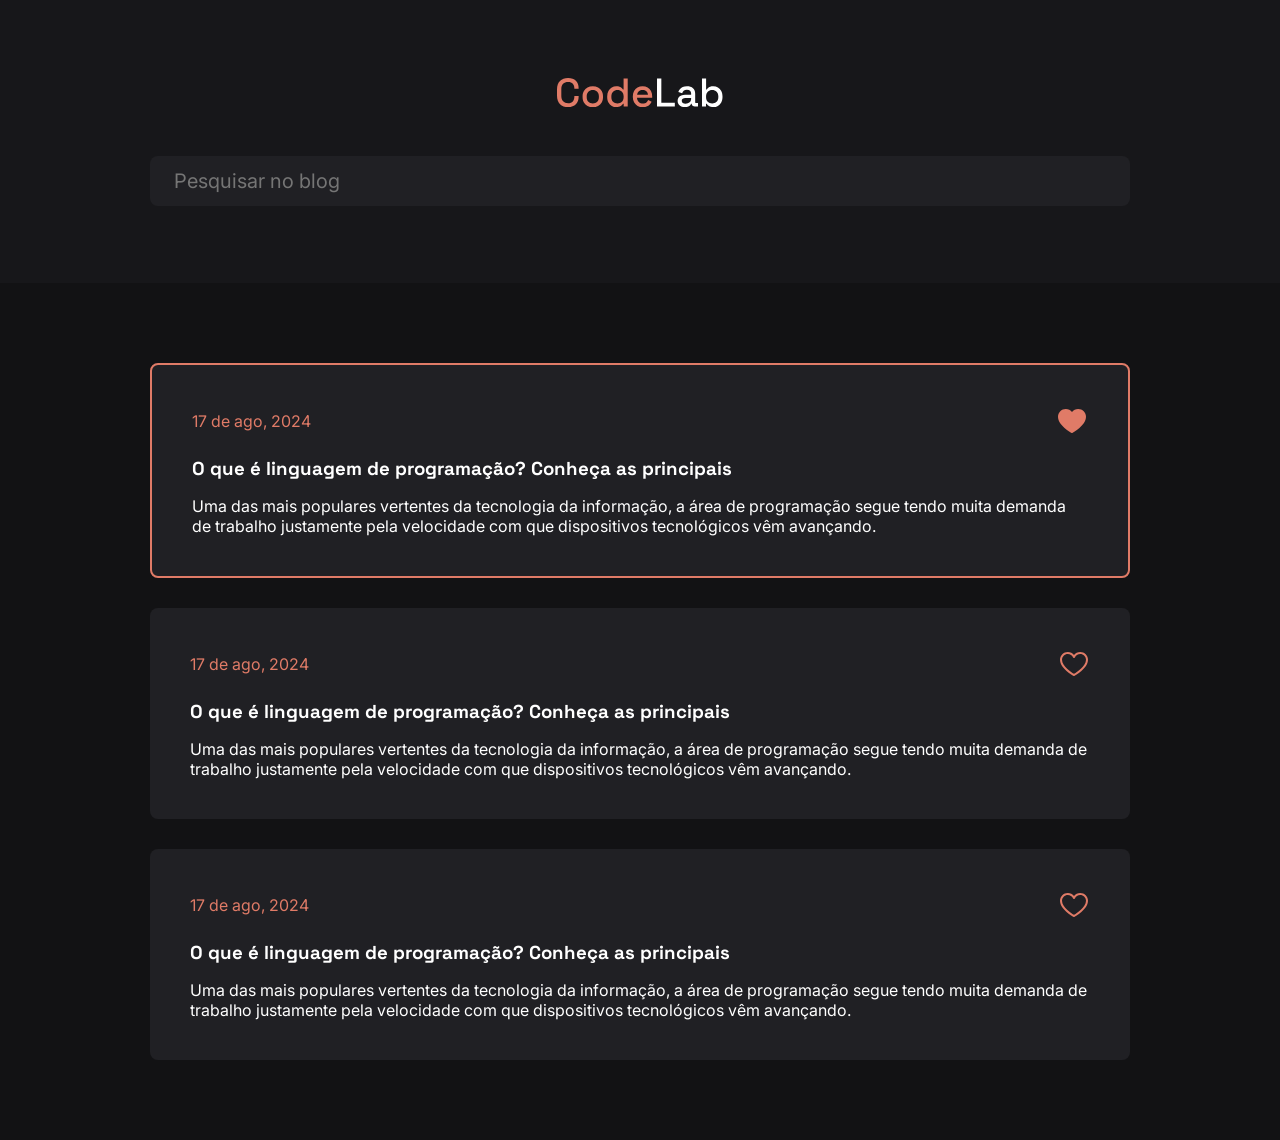
<file: Desafio 01 - Blog/index.html>
<!DOCTYPE html>
<html lang="pt-br">
<head>
    <meta charset="UTF-8">
    <meta name="viewport" content="width=device-width, initial-scale=1.0">
    <link rel="stylesheet" href="style.css">
    <link rel="stylesheet" href="responsivo-tablet.css">
    <link rel="stylesheet" href="responsivo-cel.css">
    <link rel="preconnect" href="https://fonts.googleapis.com">
    <link rel="preconnect" href="https://fonts.gstatic.com" crossorigin>
    <link href="https://fonts.googleapis.com/css2?family=Inter:ital,opsz,wght@0,14..32,100..900;1,14..32,100..900&family=Space+Grotesk:wght@300..700&display=swap" rel="stylesheet">
    <title>Desafio 01</title>
</head>
<body>
    <!-- O projeto terá um header -->
    <header>
        <div class="header-box">
            <!-- Logo -->
            <img src="./img/CodeLab.svg" alt="logotipo" id="img-logo">
            <!-- Caixa de pesquisa -->
            <div class="search-box">
                <form action="">
                    <input type="search" placeholder="Pesquisar no blog" id="search">
                </form>
            </div>
        </div>
    </header>

    <!-- O projeto terá um mais -->
    <main>
        <!-- Dentro do main terá 3 caixas de texto -->
         <section>
            <article class="artigo-um">
                <div class="data-img">
                    <p>17 de ago, 2024</p>
                    <img class="coracao" src="./img/heart-full.svg" alt="Coração Preenchido" >
                </div>

                <div class="info">
                    <h3>O que é linguagem de programação? Conheça as principais</h3>
                    <p>
                        Uma das mais populares vertentes da tecnologia da informação,
                        a área de programação segue tendo muita demanda de trabalho 
                        justamente pela velocidade com que dispositivos tecnológicos 
                        vêm avançando.
                    </p>
                </div>
            </article>

            <article class="artigo-dois">
                <div class="data-img">
                    <p>17 de ago, 2024</p>
                    <img class="coracao" src="./img/heart.svg" alt="Coração Preenchido">
                </div>

                <div class="info">
                    <h3>O que é linguagem de programação? Conheça as principais</h3>
                    <p>
                        Uma das mais populares vertentes da tecnologia da informação,
                        a área de programação segue tendo muita demanda de trabalho 
                        justamente pela velocidade com que dispositivos tecnológicos 
                        vêm avançando.
                    </p>
                </div>
            </article>

            <article class="artigo-dois">
                <div class="data-img">
                    <p>17 de ago, 2024</p>
                    <img class="coracao" src="./img/heart.svg" alt="Coração Preenchido">
                </div>

                <div class="info">
                    <h3>O que é linguagem de programação? Conheça as principais</h3>
                    <p>
                        Uma das mais populares vertentes da tecnologia da informação,
                        a área de programação segue tendo muita demanda de trabalho 
                        justamente pela velocidade com que dispositivos tecnológicos 
                        vêm avançando.
                    </p>
                </div>
            </article>
         </section>
    </main>
    
    <script src="./troca-de-icone.js"></script>
</body>
</html>
</file>
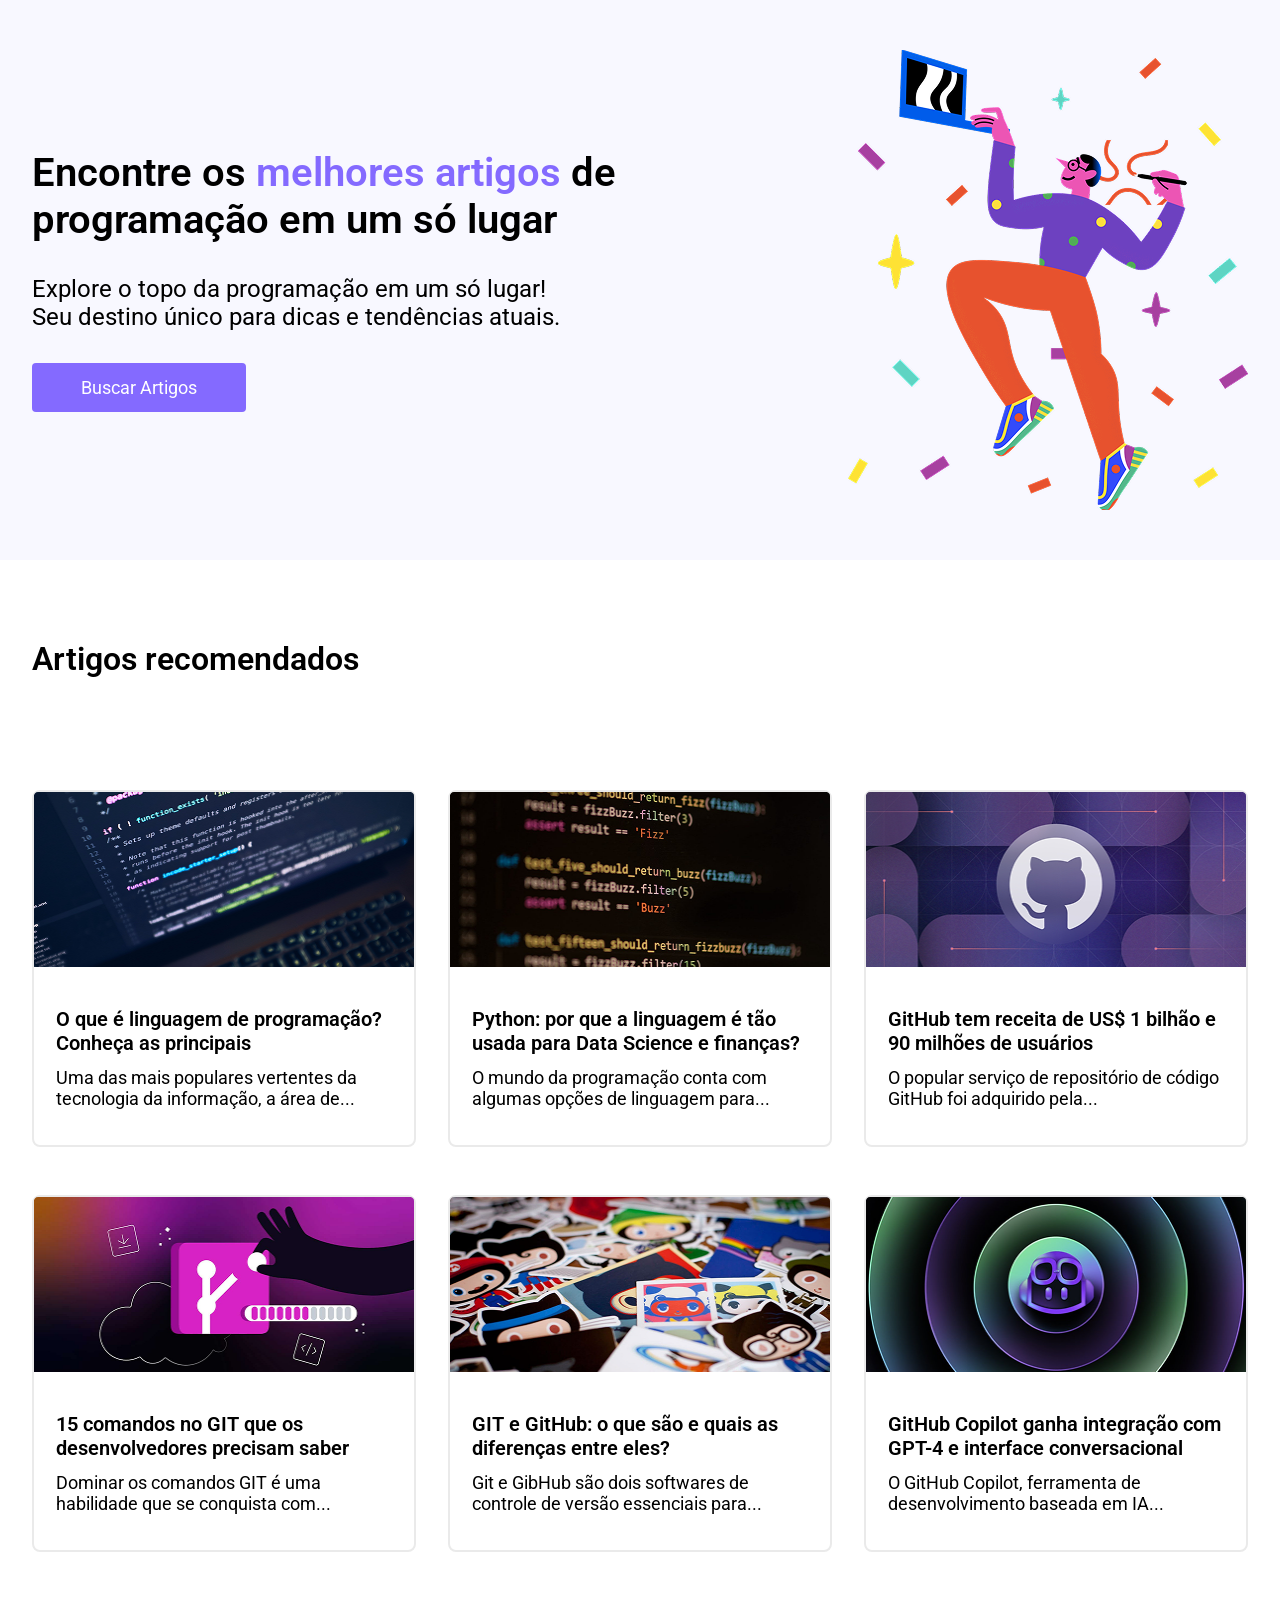
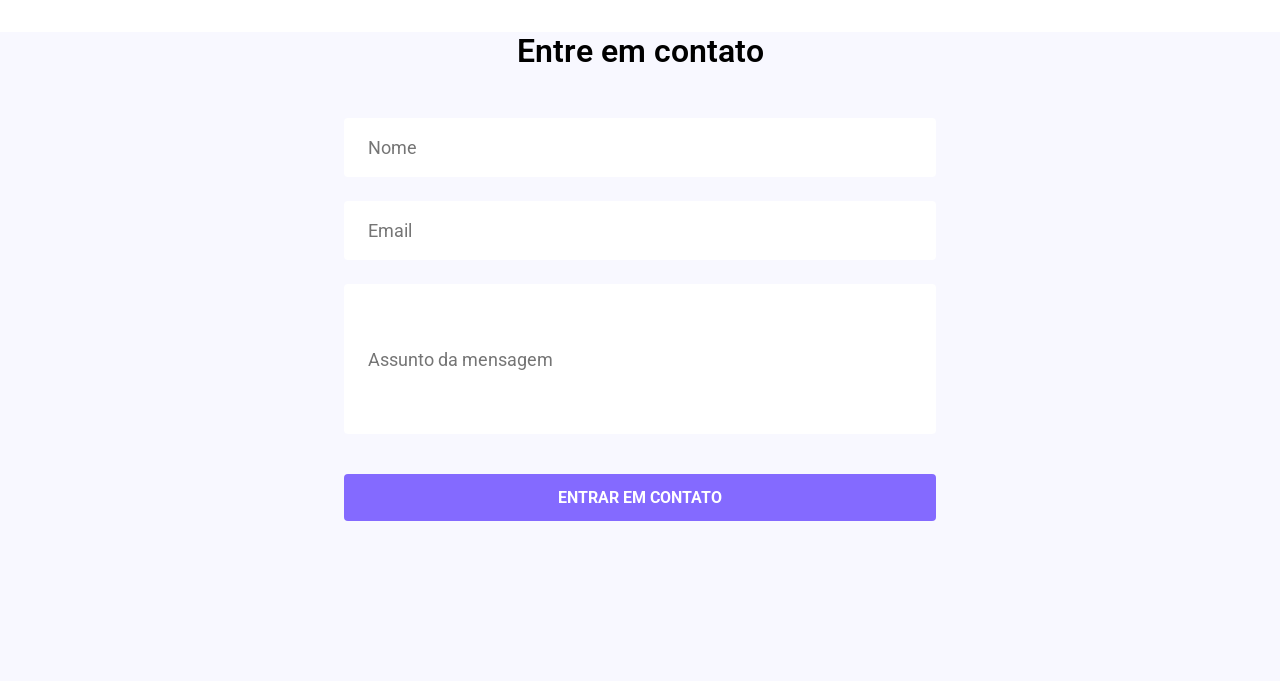
<file: Desafio 03 - TechBlog/index.html>
<!DOCTYPE html>
<html lang="pt-br">

<head>
    <meta charset="UTF-8">
    <meta name="viewport" content="width=device-width, initial-scale=1.0">
    <link rel="preconnect" href="https://fonts.googleapis.com">
    <link rel="preconnect" href="https://fonts.gstatic.com" crossorigin>
    <link href="https://fonts.googleapis.com/css2?family=Roboto:ital,wght@0,100..900;1,100..900&display=swap"
        rel="stylesheet">
    <link rel="stylesheet" href="./css/variaveis.css">
    <link rel="stylesheet" href="./css/style.css">
    <link rel="stylesheet" href="./css/reset.css">
    <link rel="stylesheet" href="./css/grid.css">
    <link rel="stylesheet" href="./css/responsivo-tablet.css">
    <link rel="stylesheet" href="./css/responsivo-cell.css">
    <title>Desafio 03</title>
</head>

<body>
    <header>
        <section class="container">
            <div class="box-info">
                <div class="box-text">
                    <h2>Encontre os <span>melhores artigos</span>
                        de programação em um só lugar
                    </h2>

                    <p>
                        Explore o topo da programação em um só lugar! <br>
                        Seu destino único para dicas e tendências atuais.
                    </p>

                    <input type="button" value="Buscar Artigos" id="btBuscar">

                </div>

                <img src="./img/person-header.png" alt="Person">
            </div>
        </section>
    </header>

    <main>
        <section class="container">
            <div class="container-info">
                <h3>Artigos recomendados</h3>

                <div class="box-artigos">
                    <div class="artigos">
                        <img src="./img/info-1.png" alt="Info um">

                        <div class="text">
                            <h4>O que é linguagem de programação? Conheça as principais</h4>
                            <p>Uma das mais populares vertentes da tecnologia da informação, a área de...</p>
                        </div>
                    </div>

                    <div class="artigos">
                        <img src="./img/info-2.png" alt="Info um">

                        <div class="text">
                            <h4>Python: por que a linguagem é tão usada para Data Science e finanças?</h4>
                            <p>O mundo da programação conta com algumas opções de linguagem para...</p>
                        </div>
                    </div>

                    <div class="artigos">
                        <img src="./img/info-3.png" alt="Info um">

                        <div class="text">
                            <h4>GitHub tem receita de US$ 1 bilhão e 90 milhões de usuários</h4>
                            <p>O popular serviço de repositório de código GitHub foi adquirido pela...</p>
                        </div>
                    </div>

                    <div class="artigos">
                        <img src="./img/image.png" alt="Info um">

                        <div class="text">
                            <h4>15 comandos no GIT que os desenvolvedores precisam saber</h4>
                            <p>Dominar os comandos GIT é uma habilidade que se conquista com...</p>
                        </div>
                    </div>

                    <div class="artigos">
                        <img src="./img/image-1.png" alt="Info um">

                        <div class="text">
                            <h4>GIT e GitHub: o que são e quais as diferenças entre eles?</h4>
                            <p>Git e GibHub são dois softwares de controle de versão essenciais para...</p>
                        </div>
                    </div>

                    <div class="artigos">
                        <img src="./img/image-2.png" alt="Info um">

                        <div class="text">
                            <h4>GitHub Copilot ganha integração com GPT-4 e interface conversacional</h4>
                            <p>O GitHub Copilot, ferramenta de desenvolvimento baseada em IA...</p>
                        </div>
                    </div>
                </div>
            </div>
        </section>
    </main>

    <footer>
        <section class="container">
            <div class="box-forms">
                <h2>Entre em contato</h2>

                <div class="forms">
                    <form>
                        <input type="text" placeholder="Nome" id="inNome">
                        <input type="email" placeholder="Email" id="inEmail">
                        <input type="text" placeholder="Assunto da mensagem" id="inAssunto">
                    </form>
                    <input type="button" value="ENTRAR EM CONTATO" id="btEntrar">
                </div>
            </div>
        </section>
    </footer>

    <script src="./index.js"></script>
</body>

</html>
</file>
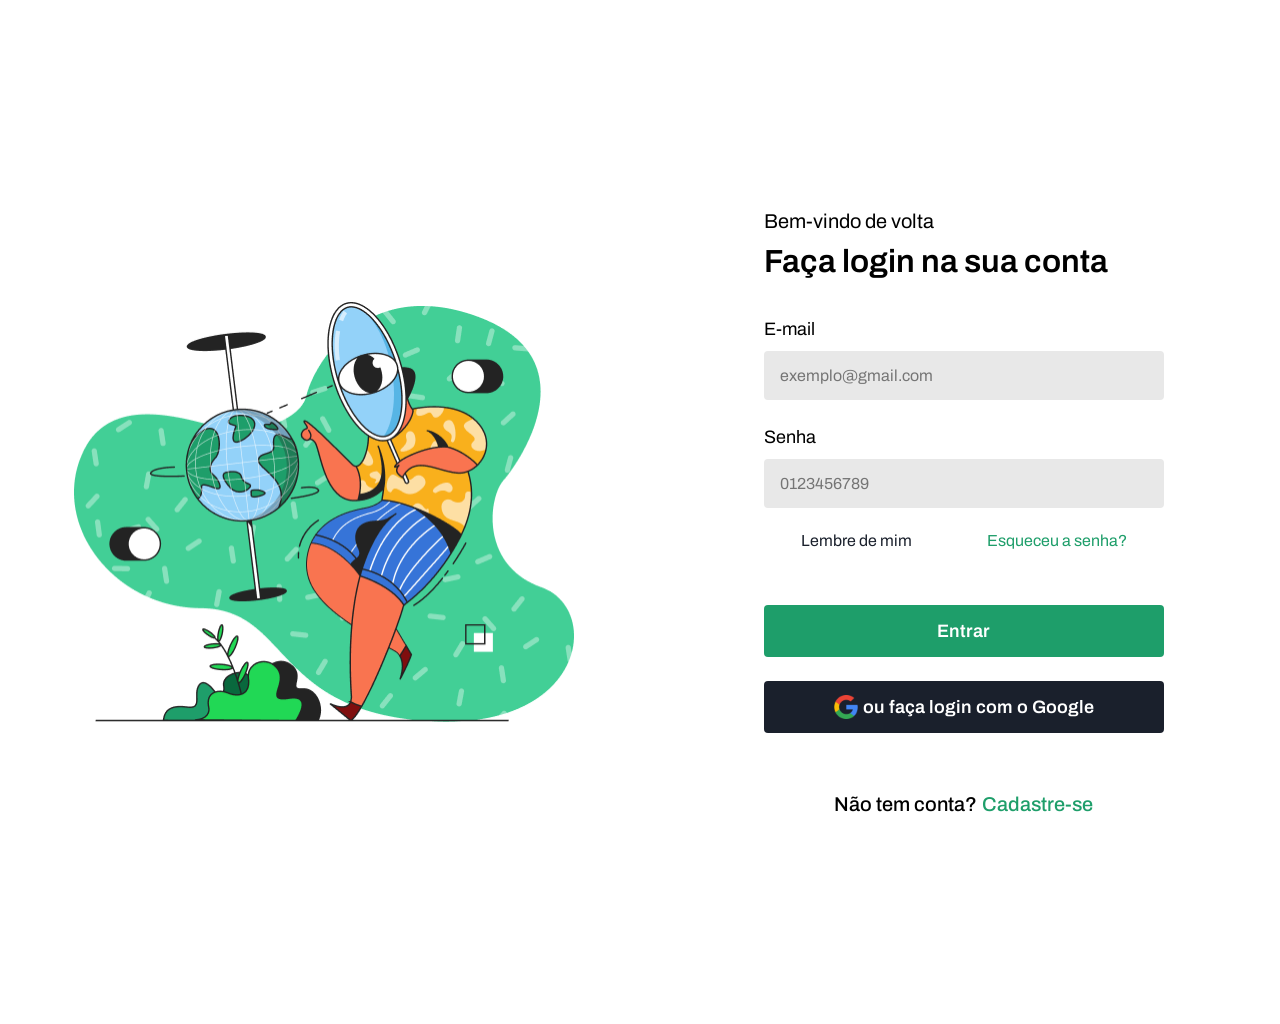
<file: Desafio 04 - Login/index.html>
<!DOCTYPE html>
<html lang="pt-br">

<head>
    <meta charset="UTF-8">
    <meta name="viewport" content="width=device-width, initial-scale=1.0">
    <link rel="stylesheet" href="./css/variaveis.css">
    <link rel="stylesheet" href="./css/grid.css">
    <link rel="stylesheet" href="./css/reset.css">
    <link rel="stylesheet" href="./css/main.css">
    <link rel="stylesheet" href="./css/responsivo-tablet.css">
    <link rel="stylesheet" href="./css/responsivo-cell.css">
    <link rel="preconnect" href="https://fonts.googleapis.com">
    <link rel="preconnect" href="https://fonts.gstatic.com" crossorigin>
    <link href="https://fonts.googleapis.com/css2?family=Archivo:ital,wght@0,100..900;1,100..900&display=swap"
        rel="stylesheet">
    <title>Desafio 03</title>
</head>

<body>
    <section class="containerPai">
        <div class="container">
            <div class="card-esquerdo">
                <img src="./img/imagem-esquerda.png" alt="Imagem caricata">
            </div>
        </div>

        <div class="card-direito">
            <div class="container">
                <div class="box">
                    <div class="box-info">
                        <hgroup>
                            <p>Bem-vindo de volta</p>
                            <h3>Faça login na sua conta</h3>
                        </hgroup>

                        <div class="box-form">
                            <form>
                                <p>E-mail</p>
                                <input type="email" placeholder="exemplo@gmail.com" id="inEmail">

                                <p class="senha">Senha</p>
                                <input type="password" placeholder="0123456789" id="inSenha">
                            </form>
                        </div>

                        <div class="esqueceu-senha">
                            <p><a href="#">Lembre de mim</a></p>
                            <span><a href="#">Esqueceu a senha?</a></span>
                        </div>

                        <div class="box-button">
                            <button class="btn-entrar">Entrar</button>
                            <button class="btn-social">
                                <img src="./img/icon-google.svg" alt="Google icon">
                                ou faça login com o Google
                            </button>
                        </div>
                    </div>

                    <div class="cadastre">
                        <p>Não tem conta?</p>
                        <span><a href="">Cadastre-se</a></span>
                    </div>
                </div>
            </div>
        </div>
    </section>
</body>

</html>
</file>
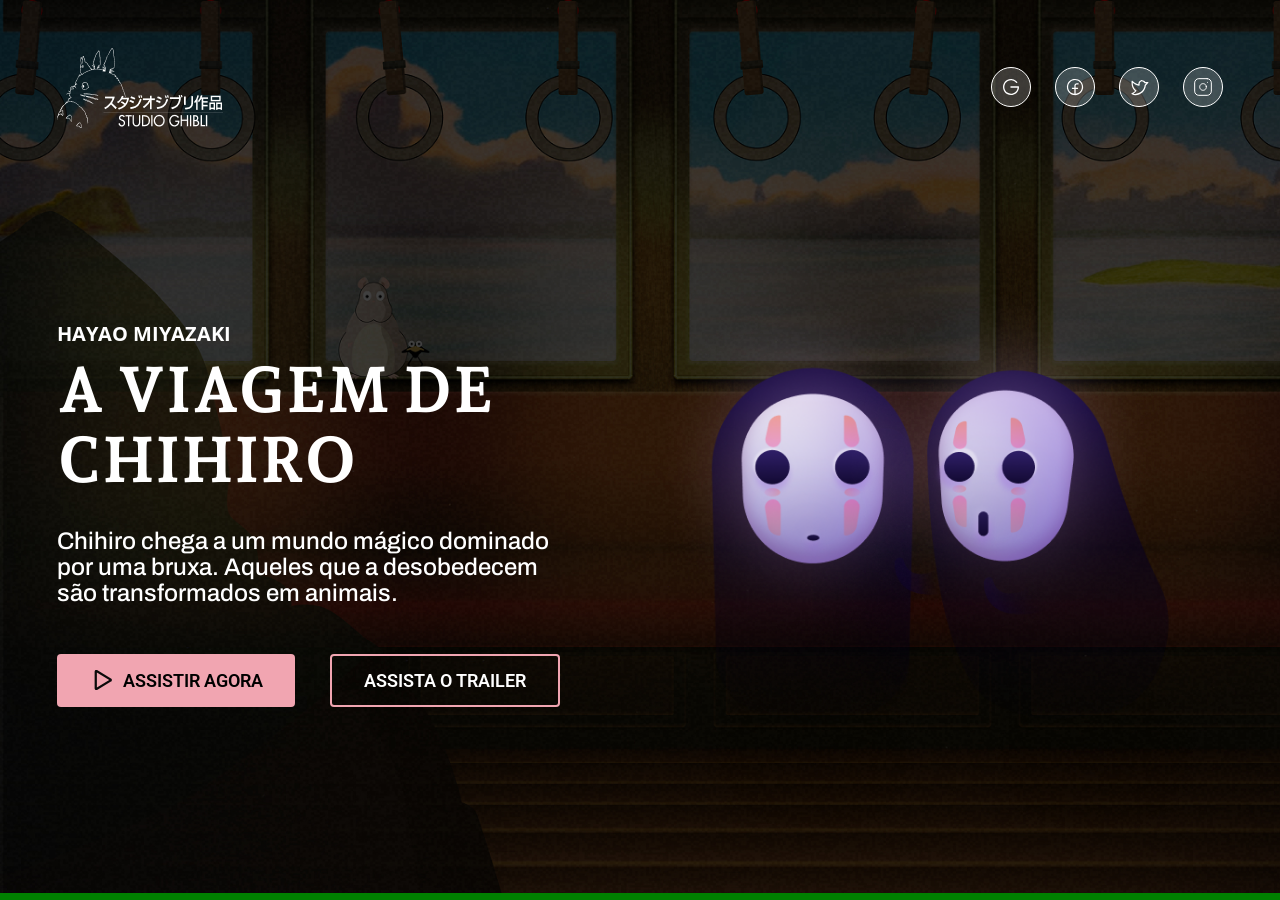
<file: Desafio 05 - Studio Ghibli/index.html>
<!DOCTYPE html>
<html lang="pt-br">

<head>
    <meta charset="UTF-8">
    <meta name="viewport" content="width=device-width, initial-scale=1.0">
    <title>A Viagem de Chihiro</title>
    <link rel="stylesheet" href="./CSS/grid.css">
    <link rel="stylesheet" href="./CSS/reset.css">
    <link rel="stylesheet" href="./CSS/variaveis.css">
    <link rel="stylesheet" href="./CSS/main.css">
    <link rel="stylesheet" href="./CSS/responsivo-tablet.css">
    <link rel="stylesheet" href="./CSS/responsivo-cell.css">
    <link rel="shortcut icon" href="./img/logo-studio-ghibli.png" type="image/x-icon">

    <link rel="preconnect" href="https://fonts.googleapis.com">
    <link rel="preconnect" href="https://fonts.gstatic.com" crossorigin>
    <link
        href="https://fonts.googleapis.com/css2?family=Andada+Pro:ital,wght@0,400..840;1,400..840&family=Archivo:ital,wght@0,100..900;1,100..900&family=Open+Sans:ital,wght@0,300..800;1,300..800&family=Roboto:ital,wght@0,100..900;1,100..900&display=swap"
        rel="stylesheet">

</head>

<body>
        <!-- segundo o claude, o header não tem section -->
    <header>
        <div class="container">
            <img src="./img/logo-studio-ghibli.png" alt="Studio Ghibli" id="logo">

            <nav>
                <ul class="list-social">
                    <li>
                        <a href="#">
                            <img src="./img/icon/icon-google.svg" alt="Icon Google" class="icon">
                        </a>
                    </li>

                    <li>
                        <a href="#">
                            <img src="./img/icon/icon-facebook.svg" alt="Icon Facebook" class="icon">
                        </a>
                    </li>

                    <li>
                        <a href="#">
                            <img src="./img/icon/icon-twitter.svg" alt="Icon Twitter" class="icon">
                        </a>
                    </li>

                    <li>
                        <a href="#">
                            <img src="./img/icon/icon-instagram.svg" alt="Icon Instagram" class="icon">
                        </a>
                    </li>
            </nav>
        </div>
    </header>   

    <main>
        <div class="container">
            <section class="filme">
                <div class="left">
                    <div class="info-filme">
                        <div class="autor-nameFilme">
                            <h2>
                                Hayao Miyazaki
                            </h2>

                            <h1>
                                A viagem de Chihiro
                            </h1>
                        </div>

                        <p>
                            Chihiro chega a um mundo mágico dominado por uma bruxa.
                            Aqueles que a desobedecem são transformados em animais.
                        </p>
                    </div>

                    <div class="button-assistir">
                        <button type="button" class="btn">
                            <img src="./img/icon/Play.svg" alt="Play">
                            Assistir agora
                        </button>

                        <button type="button" class="btn-vazado">
                            Assista o trailer
                        </button>
                    </div>
                </div>

                <div class="right">
                    <img src="./img/ilustra-fastasma.png" alt="Ilustração de Fantasma">
                </div>
            </section>
        </div>
    </main>
</body>

</html>
</file>
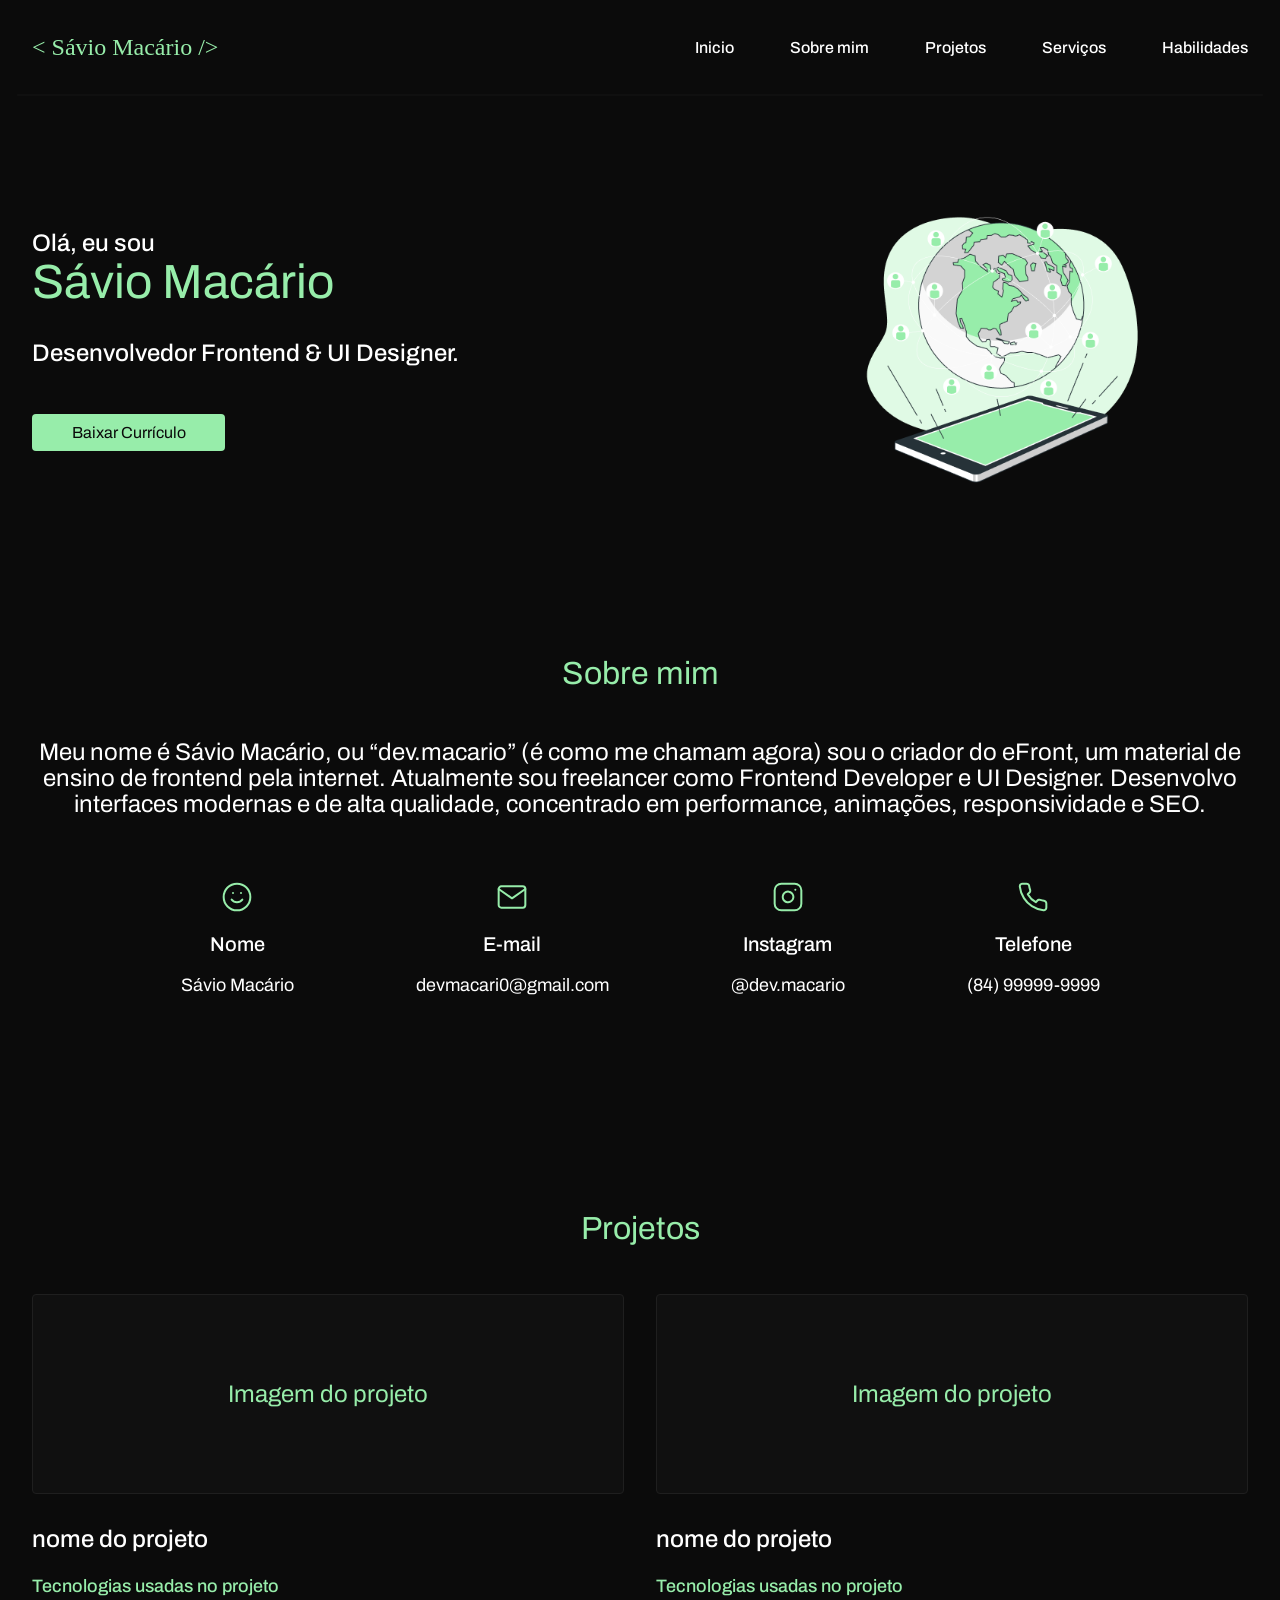
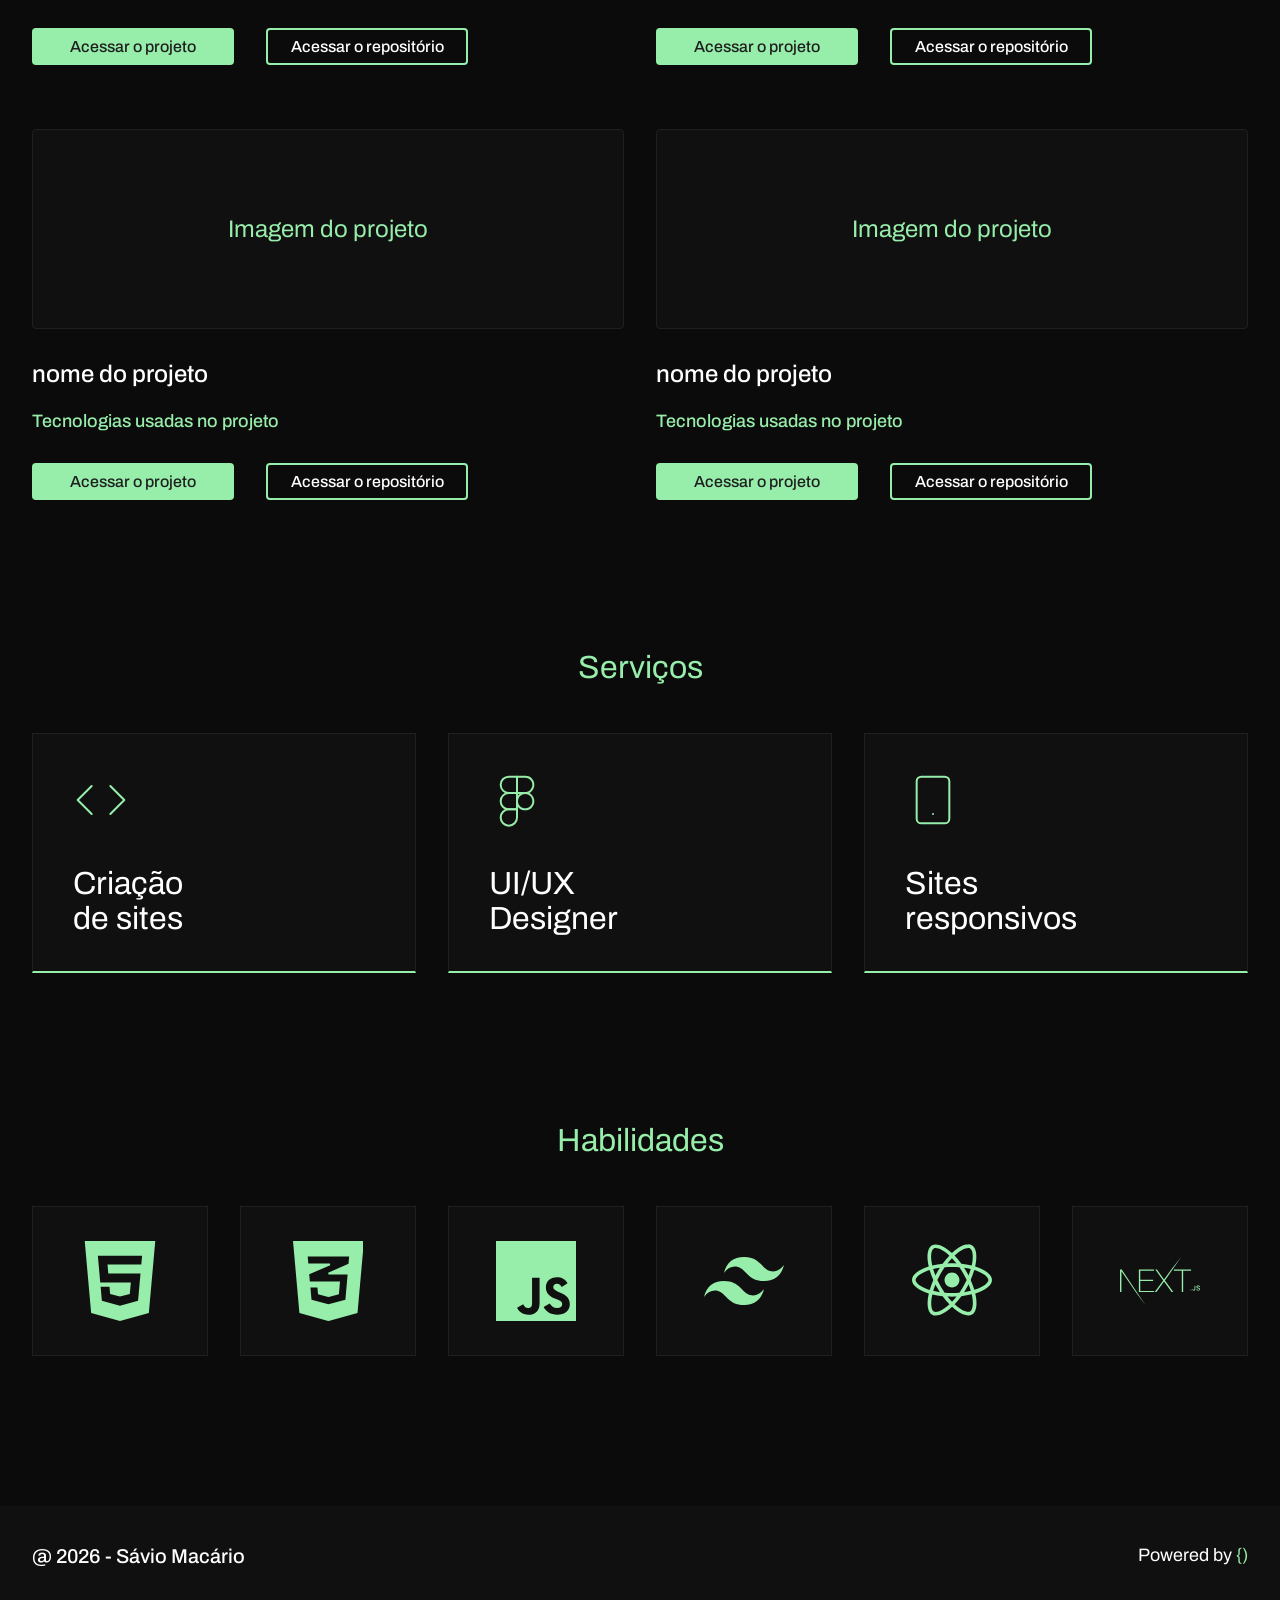
<file: Desafio 06 - Modelo Portfólio/index.html>
<!DOCTYPE html>
<html lang="pt-br">

<head>
    <meta charset="UTF-8">
    <meta name="viewport" content="width=device-width, initial-scale=1.0">
    <link rel="preconnect" href="https://fonts.googleapis.com">
    <link rel="preconnect" href="https://fonts.gstatic.com" crossorigin>
    <link rel="stylesheet" href="./CSS/reset.css">
    <link rel="stylesheet" href="./CSS/variables.css">
    <link rel="stylesheet" href="./CSS/grid.css">
    <link rel="stylesheet" href="./CSS/main.css">
    <link
        href="https://fonts.googleapis.com/css2?family=Archivo:ital,wght@0,100..900;1,100..900&family=Fira+Code:wght@300..700&display=swap"
        rel="stylesheet">
    <title>Modelo de Currículo</title>
</head>

<body>
    <header>
        <section class="container header">
            <span>
                < Sávio Macário />
            </span>

            <nav>
                <ul>
                    <li class="nav"><a href="#">Inicio</a></li>
                    <li class="nav"><a href="#">Sobre mim</a></li>
                    <li class="nav"><a href="#">Projetos</a></li>
                    <li class="nav"><a href="#">Serviços</a></li>
                    <li class="nav"><a href="#">Habilidades</a></li>
                </ul>
            </nav>
        </section>

        <div class="linha">

        </div>
    </header>

    <main>
        <section class="container presentation">
            <div class="left">
                <div class="info">
                    <div class="name">
                        <span> Olá, eu sou</span>
                        <h1>Sávio Macário</h1>
                    </div>
                    <span>Desenvolvedor Frontend & UI Designer.</span>
                </div>

                <!-- Como é um botão para baixar algum arquivo, vamos usar uma tag de âncora -->
                <a href="#" download="curriculo-dev-macario">Baixar Currículo</a>
            </div>

            <div class="right">
                <img src="./img/world.png" alt="Conexão Celular">
            </div>
        </section>

        <!-- Refazer a parte dos icones das redes sociais -->
        <section class="container about-me">
            <div class="description">
                <h2>Sobre mim</h2>
                <p>
                    Meu nome é Sávio Macário, ou “dev.macario” (é como me chamam agora) sou o criador do eFront,
                    um material de ensino de frontend pela internet. Atualmente sou freelancer como Frontend
                    Developer e UI Designer. Desenvolvo interfaces modernas e de alta qualidade, concentrado
                    em performance, animações, responsividade e SEO.
                </p>
            </div>

            <div class="contact">
                <ul>
                    <li class="social">
                        <img src="./img/Icon social/icon-smile.svg" alt="smile">
                        <span class="title">Nome</span>
                        <span class="sub-title">Sávio Macário</span>
                    </li>

                    <li class="social">
                        <img src="./img/Icon social/icon-mail.svg" alt="email">
                        <span class="title">E-mail</span>
                        <span class="sub-title">devmacari0@gmail.com</span>
                    </li>

                    <li class="social">
                        <img src="./img/Icon social/icon-instagram.svg" alt="instagram">
                        <span class="title">Instagram</span>
                        <span class="sub-title">@dev.macario</span>
                    </li>

                    <li class="social">
                        <img src="./img/Icon social/icon-phone.svg" alt="telefone">
                        <span class="title">Telefone</span>
                        <span class="sub-title">(84) 99999-9999</span>
                    </li>
                </ul>
            </div>
        </section>

        <section class="container project">
            <h2>Projetos</h2>
            <div class="vitrine">
                <div class="bloco">
                    <div class="img-projeto">
                        <span>Imagem do projeto</span>
                    </div>

                    <div class="info-projeto">
                        <h3>nome do projeto</h3>
                        <span>Tecnologias usadas no projeto</span>
                    </div>

                    <div class="btn-acessar">
                        <a href="#" target="_blank" class="btn preenchido">Acessar o projeto</a>
                        <a href="#" target="_blank" class="btn vazado">Acessar o repositório</a>
                    </div>
                </div>

                <div class="bloco">
                    <div class="img-projeto">
                        <span>Imagem do projeto</span>
                    </div>

                    <div class="info-projeto">
                        <h3>nome do projeto</h3>
                        <span>Tecnologias usadas no projeto</span>
                    </div>

                    <div class="btn-acessar">
                        <a href="#" target="_blank" class="btn preenchido">Acessar o projeto</a>
                        <a href="#" target="_blank" class="btn vazado">Acessar o repositório</a>
                    </div>
                </div>

                <div class="bloco">
                    <div class="img-projeto">
                        <span>Imagem do projeto</span>
                    </div>

                    <div class="info-projeto">
                        <h3>nome do projeto</h3>
                        <span>Tecnologias usadas no projeto</span>
                    </div>

                    <div class="btn-acessar">
                        <a href="#" target="_blank" class="btn preenchido">Acessar o projeto</a>
                        <a href="#" target="_blank" class="btn vazado">Acessar o repositório</a>
                    </div>
                </div>

                <div class="bloco">
                    <div class="img-projeto">
                        <span>Imagem do projeto</span>
                    </div>

                    <div class="info-projeto">
                        <h3>nome do projeto</h3>
                        <span>Tecnologias usadas no projeto</span>
                    </div>

                    <div class="btn-acessar">
                        <a href="#" target="_blank" class="btn preenchido">Acessar o projeto</a>
                        <a href="#" target="_blank" class="btn vazado">Acessar o repositório</a>
                    </div>
                </div>
            </div>
        </section>

        <section class="container service">
            <h2>Serviços</h2>
            <div class="vitrine-service">
                <div class="blocos-service">
                    <div class="info-service">
                        <img src="./img/Icon serviço/icon-code.svg" alt="Criação de sites">
                        <span>Criação de sites</span>
                    </div>
                </div>

                <div class="blocos-service">
                    <div class="info-service">
                        <img src="./img/Icon serviço/icon-figma.svg" alt="Figma">
                        <span>UI/UX Designer</span>
                    </div>
                </div>

                <div class="blocos-service">
                    <div class="info-service">
                        <img src="./img/Icon serviço/icon-smartphone.svg" alt="Phone">
                        <span>Sites responsivos</span>
                    </div>
                </div>
            </div>
        </section>

        <section class="container habilidades">
                <h2>Habilidades</h2>
                <div class="vitrine-habilidade">
                    <div class="linguagem">
                        <img src="./img/Icon technologies/html-five.svg" alt="Icone HTML">
                    </div>

                    <div class="linguagem">
                        <img src="./img/Icon technologies/css3.svg" alt="Icone CSS3">
                    </div>

                    <div class="linguagem">
                        <img src="./img/Icon technologies/javascript.svg" alt="Icone JavaScript">
                    </div>

                    <div class="linguagem">
                        <img src="./img/Icon technologies/tailwind.svg" alt="Icone Tailwind">
                    </div>

                    <div class="linguagem">
                        <img src="./img/Icon technologies/react.svg" alt="Icone React">
                    </div>

                    <div class="linguagem">
                        <img src="./img/Icon technologies/nextjs.svg" alt="Icone NextJs">
                    </div>
                </div>
        </section>
    </main>

    <footer>
        <div class="container msg">
            <span class="autor">@ 2026 - Sávio Macário</span>
            <span class="powered">Powered by <span class="cor">{)</span></span>
        </div>
    </footer>
</body>

</html>
</file>
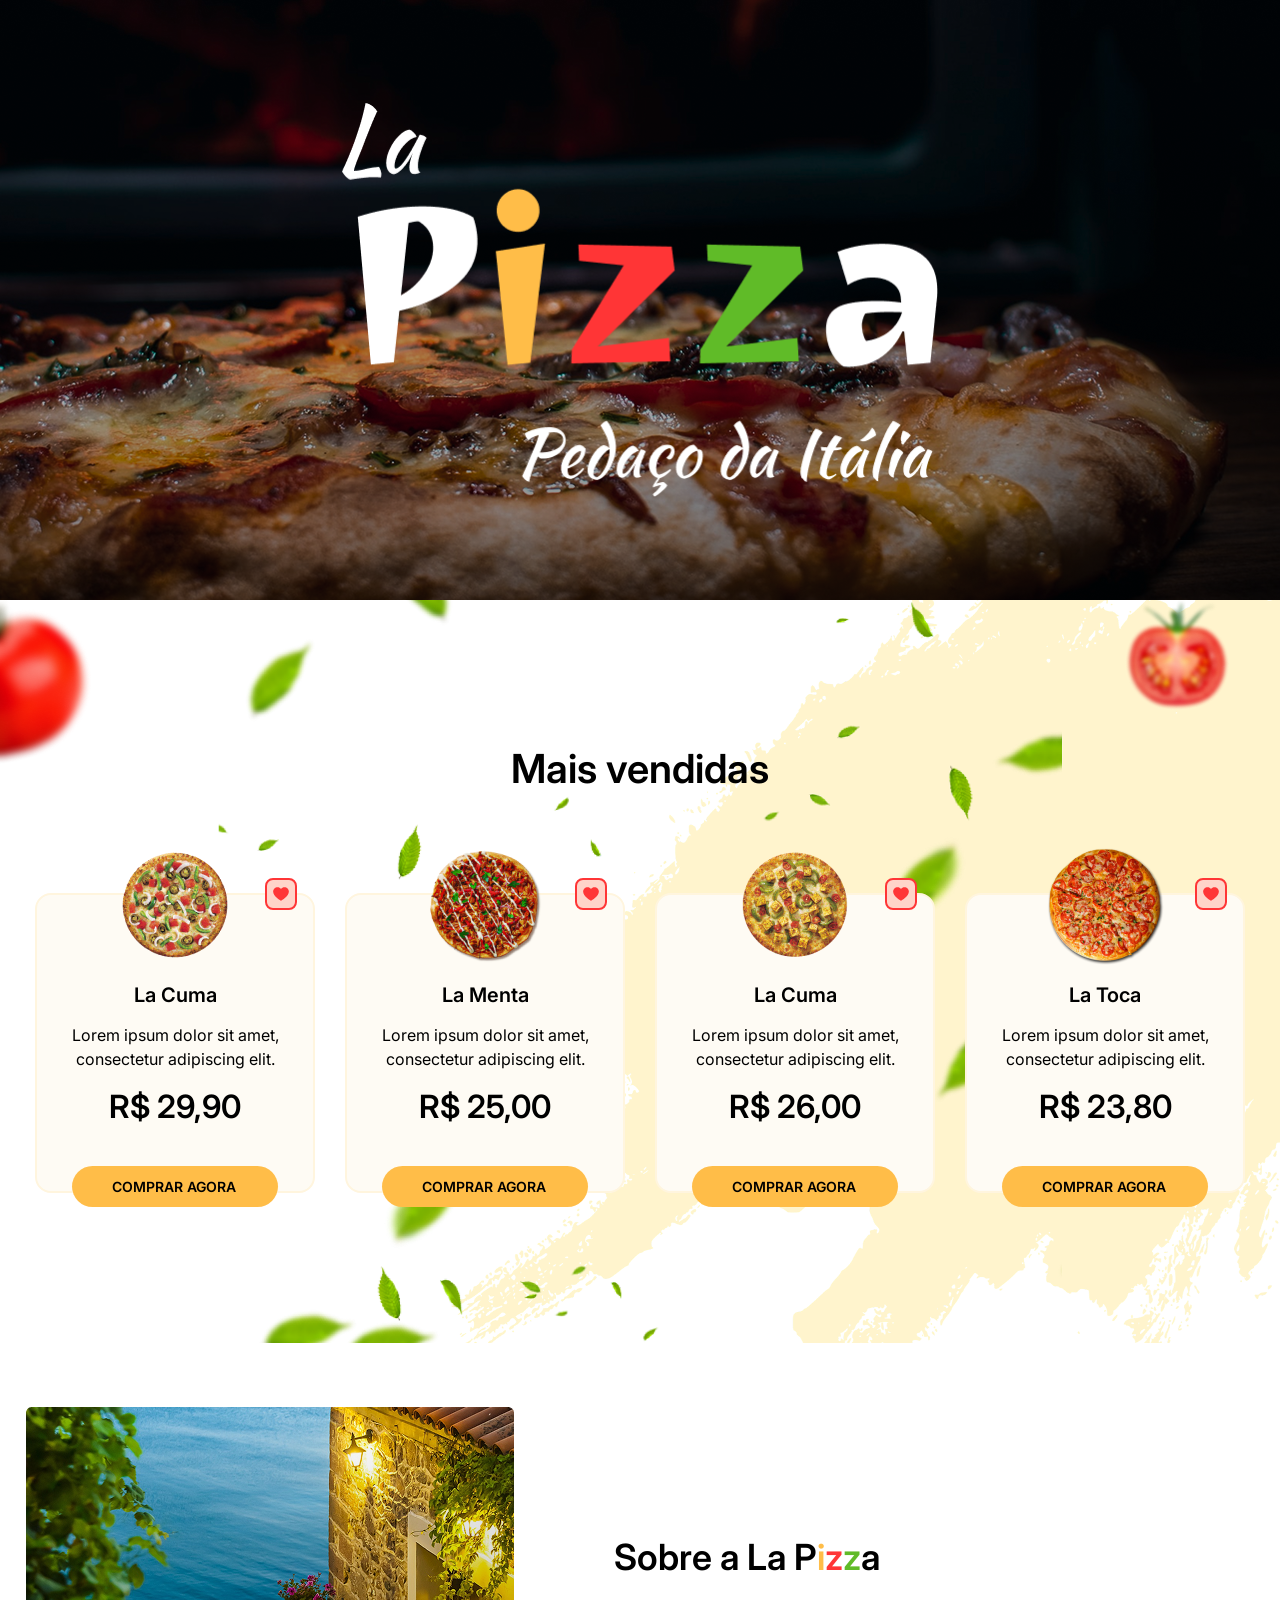
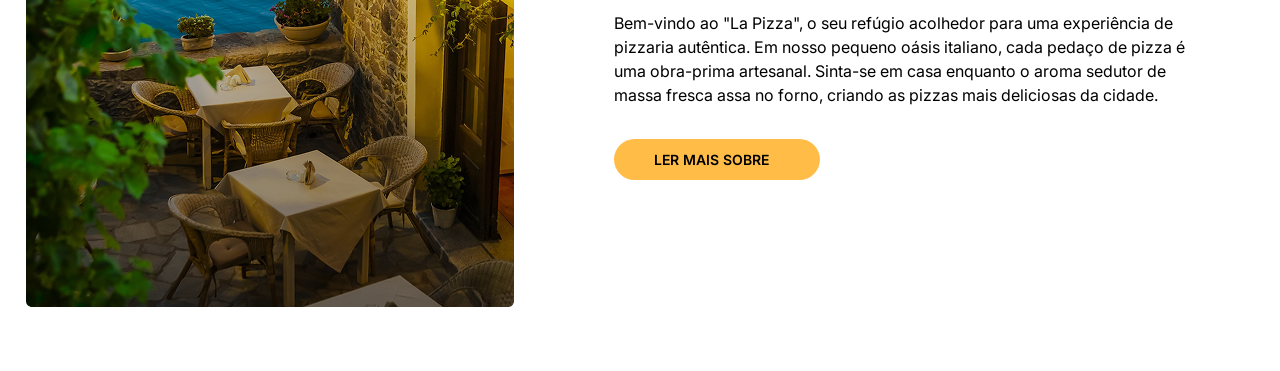
<file: Desafio 08 - La Pizza/index.html>
<!DOCTYPE html>
<html lang="pt-br">

<head>
    <meta charset="UTF-8">
    <meta name="viewport" content="width=device-width, initial-scale=1.0">
    <link rel="stylesheet" href="./css/variaveis.css">
    <link rel="stylesheet" href="./css/reset.css">
    <link rel="stylesheet" href="./css/patterns.css">
    <link rel="stylesheet" href="./css/grid.css">
    <link rel="stylesheet" href="./css/main.css">
    <link rel="stylesheet" href="./css/responsivo-tablet.css">
    <link rel="stylesheet" href="./css/responsivo-cell.css">
    <link rel="preconnect" href="https://fonts.googleapis.com">
    <link rel="preconnect" href="https://fonts.gstatic.com" crossorigin>
    <link
        href="https://fonts.googleapis.com/css2?family=Inter:ital,opsz,wght@0,14..32,100..900;1,14..32,100..900&display=swap"
        rel="stylesheet">
    <title>La Pizza</title>
    <link rel="shortcut icon" href="./img/header/logo.png" type="image/x-icon">

    <link href="https://unpkg.com/aos@2.3.1/dist/aos.css" rel="stylesheet">
</head>

<body>
    <header>
        <div class="container logo" >
            <img src="./img/header/logo.png" alt="Logo La Pizza" data-aos="fade-up">
        </div>
    </header>

    <section class="vendas">
        <div class="container">
            <h2 data-aos="fade-left">Mais vendidas</h2>

            <div class="pizzas" data-aos="fade-up">

                <div class="item__favorito">
                    <img src="./img/vendas/icon-favorite.svg" alt="icone de favorito" class="icon">
                    <div class="bg">
                        <div class="info">
                            <div class="info__pizza">
                                <div class="img-fav">
                                    <img src="./img/vendas/pizza/la-cuma.png" alt="Pizza">
                                </div>
                                <span class="v-title">La Cuma</span>
                                <p>Lorem ipsum dolor sit amet, consectetur adipiscing elit.</p>
                                <span class="v-valor">R$ 29,90</span>
                            </div>
                            <a href="" class="btn">Comprar agora</a>
                        </div>
                    </div>
                </div>

                <div class="item__favorito">
                    <img src="./img/vendas/icon-favorite.svg" alt="icone de favorito" class="icon">
                    <div class="bg">
                        <div class="info">
                            <div class="info__pizza">
                                <div class="img-fav">
                                    <img src="./img/vendas/pizza/la-menta.png" alt="Pizza">
                                </div>
                                <span class="v-title">La Menta</span>
                                <p>Lorem ipsum dolor sit amet, consectetur adipiscing elit.</p>
                                <span class="v-valor">R$ 25,00</span>
                            </div>
                            <a href="" class="btn">Comprar agora</a>
                        </div>
                    </div>
                </div>

                <div class="item__favorito">
                    <img src="./img/vendas/icon-favorite.svg" alt="icone de favorito" class="icon">
                    <div class="bg">
                        <div class="info">
                            <div class="info__pizza">
                                <div class="img-fav">
                                    <img src="./img/vendas/pizza/la-cuma2.png" alt="Pizza">
                                </div>
                                <span class="v-title">La Cuma</span>
                                <p>Lorem ipsum dolor sit amet, consectetur adipiscing elit.</p>
                                <span class="v-valor">R$ 26,00</span>
                            </div>
                            <a href="" class="btn">Comprar agora</a>
                        </div>
                    </div>
                </div>

                <div class="item__favorito">
                    <img src="./img/vendas/icon-favorite.svg" alt="icone de favorito" class="icon">
                    <div class="bg">
                        <div class="info">
                            <div class="info__pizza">
                                <div class="img-fav">
                                    <img src="./img/vendas/pizza/la-toca.png" alt="Pizza">
                                </div>
                                <span class="v-title">La Toca</span>
                                <p>Lorem ipsum dolor sit amet, consectetur adipiscing elit.</p>
                                <span class="v-valor">R$ 23,80</span>
                            </div>
                            <a href="" class="btn">Comprar agora</a>
                        </div>
                    </div>
                </div>

            </div>
        </div>
    </section>

    <section class="container about">
        <div class="left">
            <img src="./img/about/image.png" alt="Imagem do restaurante" data-aos="fade-right">
        </div>
        <div class="right" data-aos="fade-up">
            <h2>Sobre a La P <span class="amarelo">i</span><span class="vermelho">z</span><span class="verde">z</span>a</h2>
            <p>
                Bem-vindo ao "La Pizza", o seu refúgio acolhedor para uma experiência de pizzaria autêntica.
                Em nosso pequeno oásis italiano, cada pedaço de pizza é uma obra-prima artesanal. Sinta-se em
                casa enquanto o aroma sedutor de massa fresca assa no forno, criando as pizzas mais deliciosas
                da cidade.
            </p>

            <a href="" class="btn ler">Ler mais sobre</a>
        </div>
    </section>

    <script src="https://unpkg.com/aos@2.3.1/dist/aos.js"></script>
    <script src="./animation.js"></script>
</body>

</html>
</file>
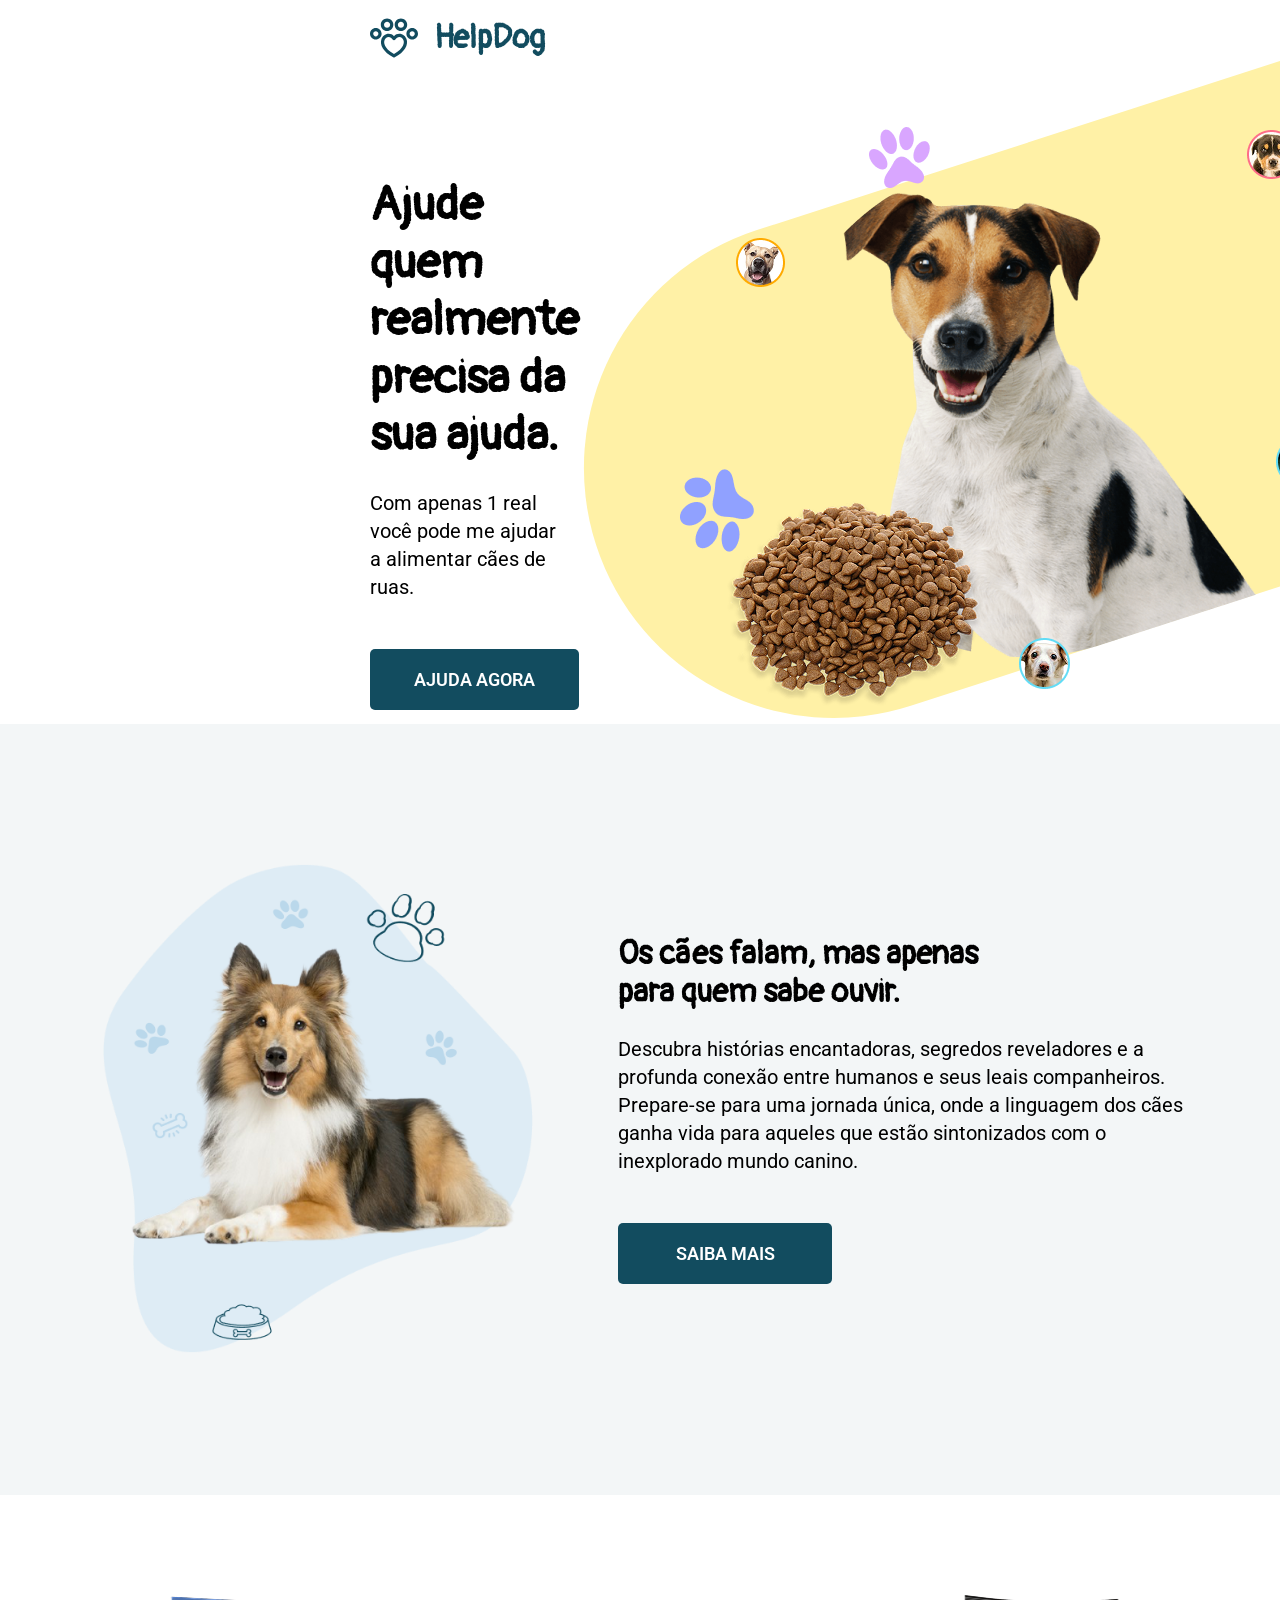
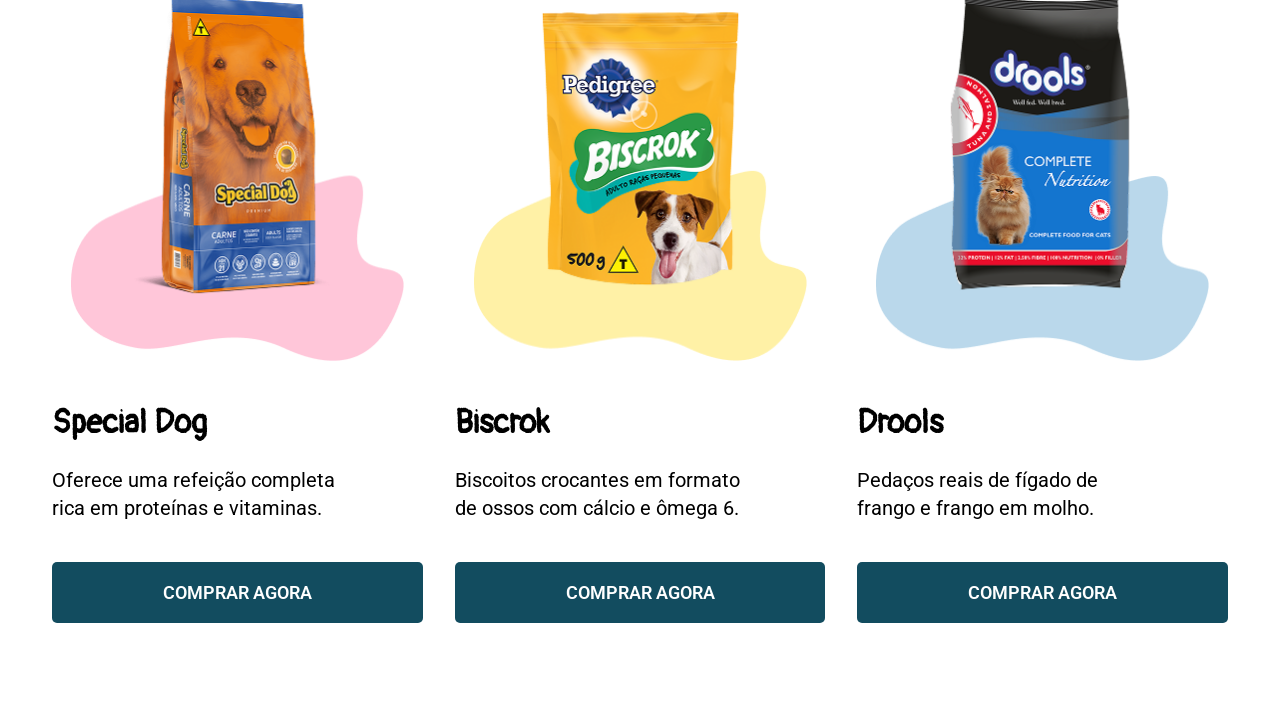
<file: Desafio 09 - HelpDog/index.html>
<!DOCTYPE html>
<html lang="pt-br">
<head>
    <meta charset="UTF-8">
    <meta name="viewport" content="width=device-width, initial-scale=1.0">
    <link rel="stylesheet" href="./css/variaveis.css">
    <link rel="stylesheet" href="./css/reset.css">
    <link rel="stylesheet" href="./css/grid.css">
    <link rel="stylesheet" href="./css/patterns.css"> 
    <link rel="stylesheet" href="./css/style.css">
    <link rel="stylesheet" href="./css/responsivo-tablet.css">
    <link rel="stylesheet" href="./css/responsivo-cell.css">
    <title>HelpDog </title>
    <link rel="shortcut icon" href="./img/hero/favicon.svg" type="image/x-icon">
    <link href="https://unpkg.com/aos@2.3.1/dist/aos.css" rel="stylesheet">

    <link rel="preconnect" href="https://fonts.googleapis.com">
    <link rel="preconnect" href="https://fonts.gstatic.com" crossorigin>
    <link
        href="https://fonts.googleapis.com/css2?family=Pangolin&family=Roboto:ital,wght@0,100..900;1,100..900&display=swap"
        rel="stylesheet">
</head>
<body>

    <!-- como é um projeto que aprendizagem, não coloquei os links nos botões -->

    <section class="hero">
        <div class="container">
            <div class="hero-info">
                <div data-aos="fade-up" class="hero-left">
                    <div class="logo">
                        <img src="./img/hero/logo-pet.svg" alt="Logo HelpDog">
                        <h2>HelpDog</h2>
                    </div>

                    <div class="text-btn">
                        <div class="hgroup">
                            <h1>Ajude quem realmente precisa da sua ajuda.</h1>
                            <p>Com apenas 1 real você pode me ajudar <br> a alimentar cães de ruas.</p>
                        </div>

                        <button>Ajuda agora</button>
                    </div>
                </div>
                <div data-aos="fade-left" class="hero-right">
                    <div class="retangulo"></div>
                    <img src="./img/hero/dog.png" alt="">
                </div>
            </div>
        </div>
    </section>

    <section class="info">
        <div class="container">
            <div data-aos="fade-up" class="info-left">
                <img src="./img/section-info/dog-info.png" alt="Imagem do dog">
            </div>
            <div data-aos="fade-left" class="info-right">
                <div class="hgroup">
                    <h2>Os cães falam, mas apenas <br> para quem sabe ouvir.</h2>
                    <p>Descubra histórias encantadoras, segredos reveladores
                        e a profunda conexão entre humanos e seus leais companheiros.
                        Prepare-se para uma jornada única, onde a linguagem dos cães
                        ganha vida para aqueles que estão sintonizados com o inexplorado mundo canino.</p>
                </div>

                <button>Saiba mais</button>
            </div>
        </div>
    </section>

    <section class="product">
        <div class="container">
            <div data-aos="fade-up" class="vitrine">
                <div class="product-racao">
                    <img src="./img/section-products/racao-special-dog.png" alt="Ração Special Dog">

                    <div class="info-racao">
                        <div class="hgroup">
                            <h2>Special Dog</h2>
                            <p>Oferece uma refeição completa rica em proteínas e vitaminas.</p>
                        </div>

                        <button>Comprar Agora</button>
                    </div>
                </div>

                <div class="product-racao">
                    <img src="./img/section-products/racao-biscrok.png" alt="Ração Biscrok">

                    <div class="info-racao">
                        <div class="hgroup">
                            <h2>Biscrok</h2>
                            <p>Biscoitos crocantes em formato de ossos com cálcio e ômega 6.</p>
                        </div>

                        <button>Comprar Agora</button>
                    </div>
                </div>

                <div class="product-racao">
                    <img src="./img/section-products/racao-drools.png" alt="Ração Drools">

                    <div class="info-racao">
                        <div class="hgroup">
                            <h2>Drools</h2>
                            <p>Pedaços reais de fígado de frango e frango em molho.</p>
                        </div>

                        <button>Comprar Agora</button>
                    </div>
                </div>
                
            </div>
        </div>
    </section>

    <script src="https://unpkg.com/aos@2.3.1/dist/aos.js"></script>
    <script src="./animation.js"></script>

</body>
</html>
</file>
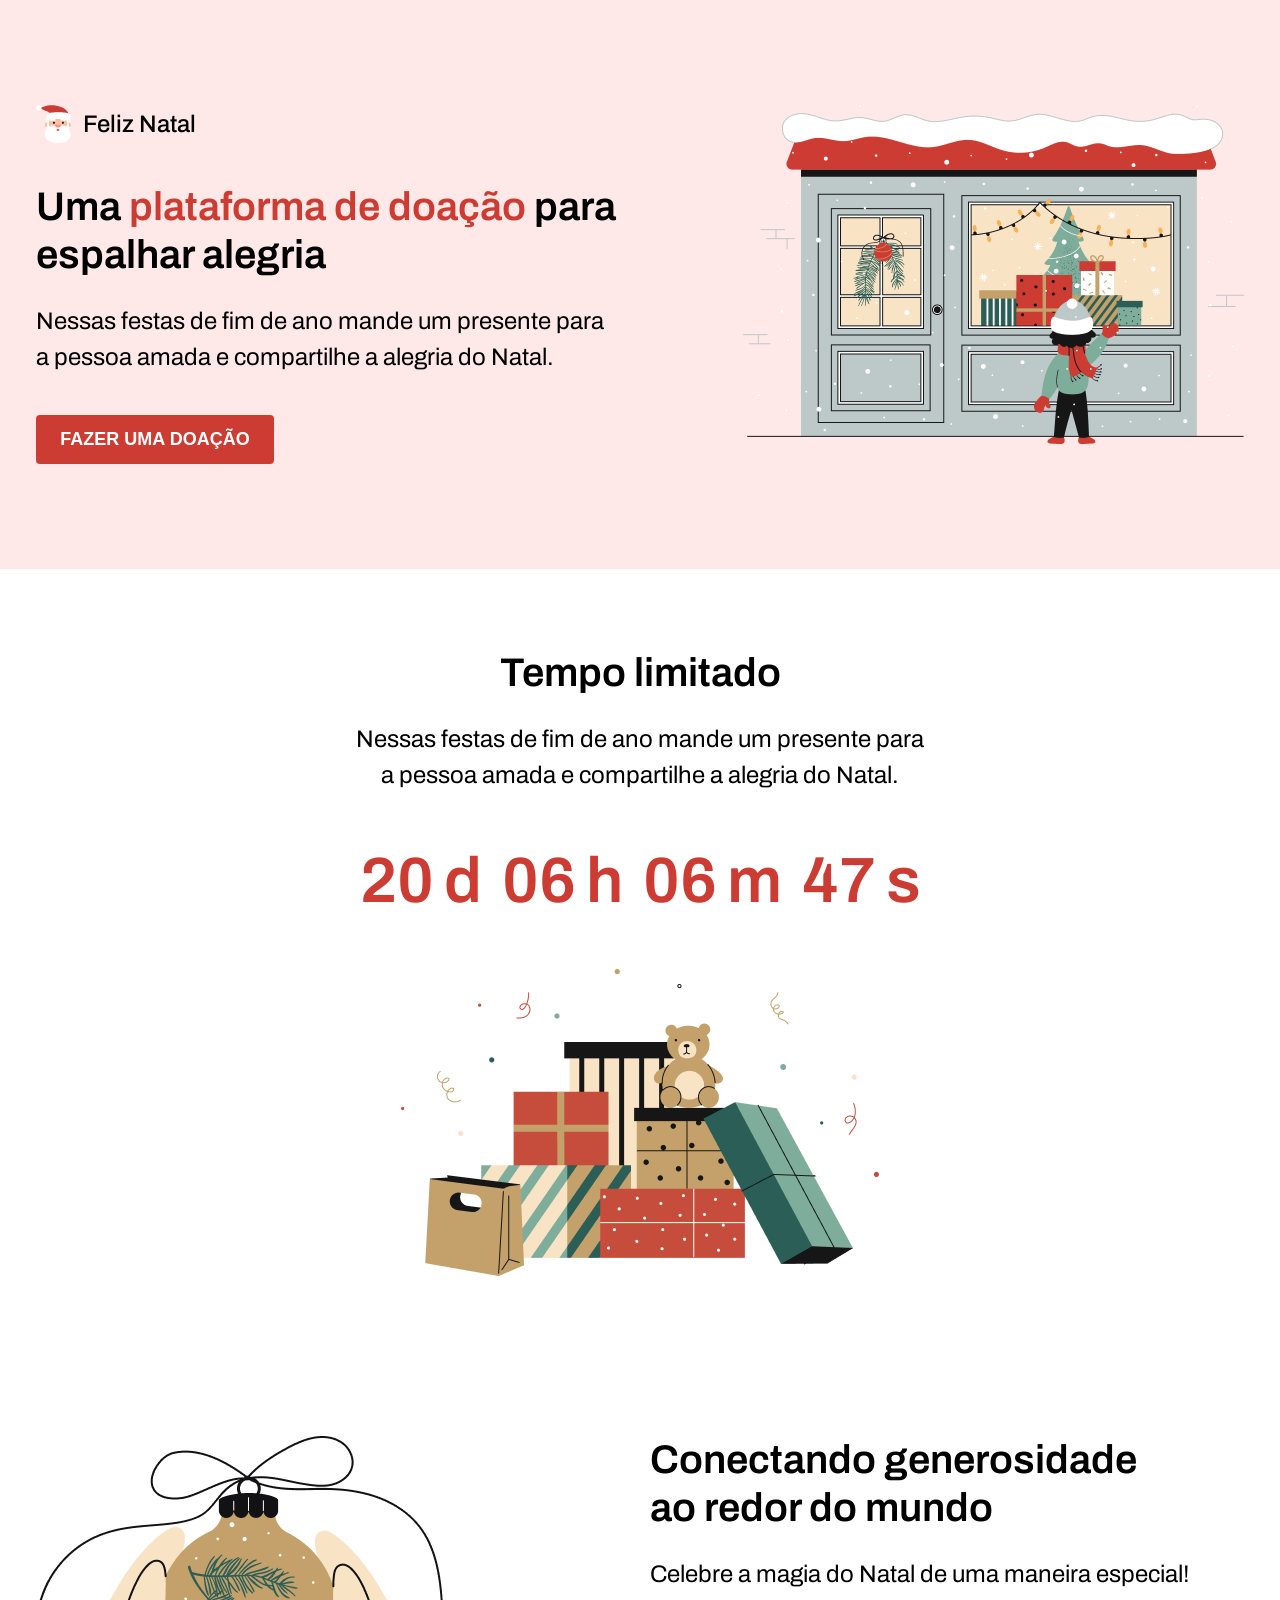
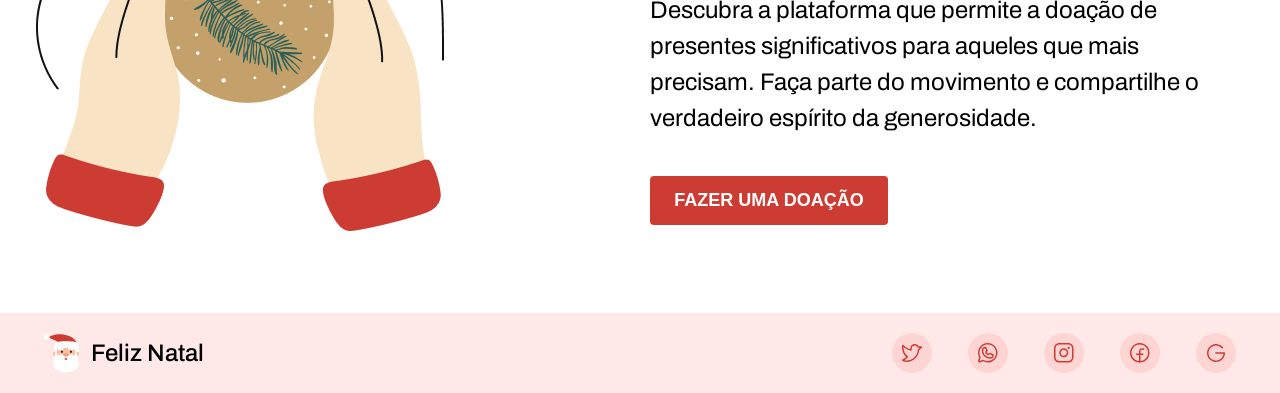
<file: Desafio 10 - Feliz Natal/index.html>
<!DOCTYPE html>
<html lang="pt-br">

<head>
    <meta charset="UTF-8">
    <meta name="viewport" content="width=device-width, initial-scale=1.0">
    <title>Feliz Natal</title>

    <meta name="description" content="Celebre a magia do Natal de uma maneira
     especial! Descubra a plataforma que permite a doação de presentes significativos
     para aqueles que mais precisam">
    <link rel="shortcut icon" href="./img/hero/papai-noel.svg" type="image/x-icon">

    <!-- Google Fonts -->
    <link rel="preconnect" href="https://fonts.googleapis.com">
    <link rel="preconnect" href="https://fonts.gstatic.com" crossorigin>
    <link href="https://fonts.googleapis.com/css2?family=Archivo:ital,wght@0,100..900;1,100..900&display=swap"
         rel="stylesheet">

    <!-- AOS -->
    <link rel="preconnect" href="https://unpkg.com">
    <link href="https://unpkg.com/aos@2.3.1/dist/aos.css" rel="stylesheet">

    <!-- CSS próprio -->
    <link rel="stylesheet" href="./css/reset.css">
    <link rel="stylesheet" href="./css/variaveis.css">
    <link rel="stylesheet" href="./css/patterns.css">
    <link rel="stylesheet" href="./css/grid.css">
    <link rel="stylesheet" href="./css/main.css">
    <link rel="stylesheet" href="./css/responsivo-tablet.css">
    <link rel="stylesheet" href="./css/responsivo-cell.css">

</head>
<body>
    <section class="hero">
        <div class="container">
            <div class="hero-info">
                <div data-aos="fade-up" class="hero-left">

                    <div class="logo-text">
                            <img src="./img/hero/papai-noel.svg" alt="Imagem do Papai Noel">
                            <span>Feliz Natal</span>
                    </div>

                    <div class="info">
                        <h1>Uma <span class="p-red">plataforma de doação</span> para espalhar alegria</h1>
                        <p>Nessas festas de fim de ano mande um presente para a pessoa amada e compartilhe
                        a alegria do Natal.</p>
                    </div>

                    <button class="btn">Fazer uma doação</button>
                </div>

                <div data-aos="fade-left" class="hero-right">
                    <img src="./img/hero/loja.png" alt="Ilustração de uma loja">
                </div>
            </div>
        </div>
    </section>

    <main>
        <section class="timer">
            <div class="container">
                <div data-aos="fade-left" class="info">
                    <h2>Tempo limitado</h2>
                    <p>Nessas festas de fim de ano mande um presente para a pessoa amada
                    e compartilhe a alegria do Natal.</p>
                </div>

                <div data-aos="fade-left" class="contagem-regressiva">
                    <div class="contagem">
                        <p id="dia">00</p>
                        <p>d</p>
                    </div>

                    <div class="contagem">
                        <p id="horas">00</p>
                        <p>h</p>
                    </div>

                    <div class="contagem">
                        <p id="minutos">00</p>
                        <p>m</p>
                    </div>

                    <div class="contagem">
                        <p id="segundos">00</p>
                        <p>s</p>
                    </div>
                </div>

                <img data-aos="fade-up" src="./img/limited-time/presents.png" alt="Ilustração de presente de natal">
            </div>
        </section>

        <section class="informacoes">
            <div class="container">
                <div class="info-conectando">
                    <div data-aos="fade-right" class="info-left">
                        <img src="./img/info/bolinha-de-natal.png" alt="Bolinha de Natal">
                    </div>

                    <div data-aos="fade-down" class="info-right">
                        <div class="info">
                            <h2>Conectando generosidade <br> ao redor do mundo</h2>
                            <p>Celebre a magia do Natal de uma maneira especial!
                            Descubra a plataforma que permite a doação de presentes
                            significativos para aqueles que mais precisam. Faça parte
                            do movimento e compartilhe o verdadeiro espírito da generosidade.</p>
                        </div>

                        <button class="btn">Fazer uma doação</button>
                    </div>
                </div>
            </div>
        </section>
    </main>

    <footer>
        <div class="container">
            <div class="logo-text">
                    <img src="./img/hero/papai-noel.svg" alt="Imagem do Papai Noel">
                    <span>Feliz Natal</span>
            </div>

            <div class="icon-sociais">
                <a href="#">
                    <div class="circle-img">
                        <img src="./img/footer/twitter.svg" alt="icone Twitter">
                    </div>
                </a>

                <a href="#">
                    <div class="circle-img">
                        <img src="./img/footer/whatsapp.svg" alt="icone Twitter">
                    </div>
                </a>

                <a href="#">
                    <div class="circle-img">
                        <img src="./img/footer/instagram.svg" alt="icone Twitter">
                    </div>
                </a>

                <a href="#">
                    <div class="circle-img">
                        <img src="./img/footer/facebook.svg" alt="icone Twitter">
                    </div>
                </a>

                <a href="#">
                    <div class="circle-img">
                        <img src="./img/footer/google.svg" alt="icone Twitter">
                    </div>
                </a>

            </div>
        </div>
    </footer>

    <script src="https://unpkg.com/aos@2.3.1/dist/aos.js"></script>
    <script src="./javascript/animation.js"></script>
    <script src="./javascript/contagem.js"></script>
</body>
</html>
</file>
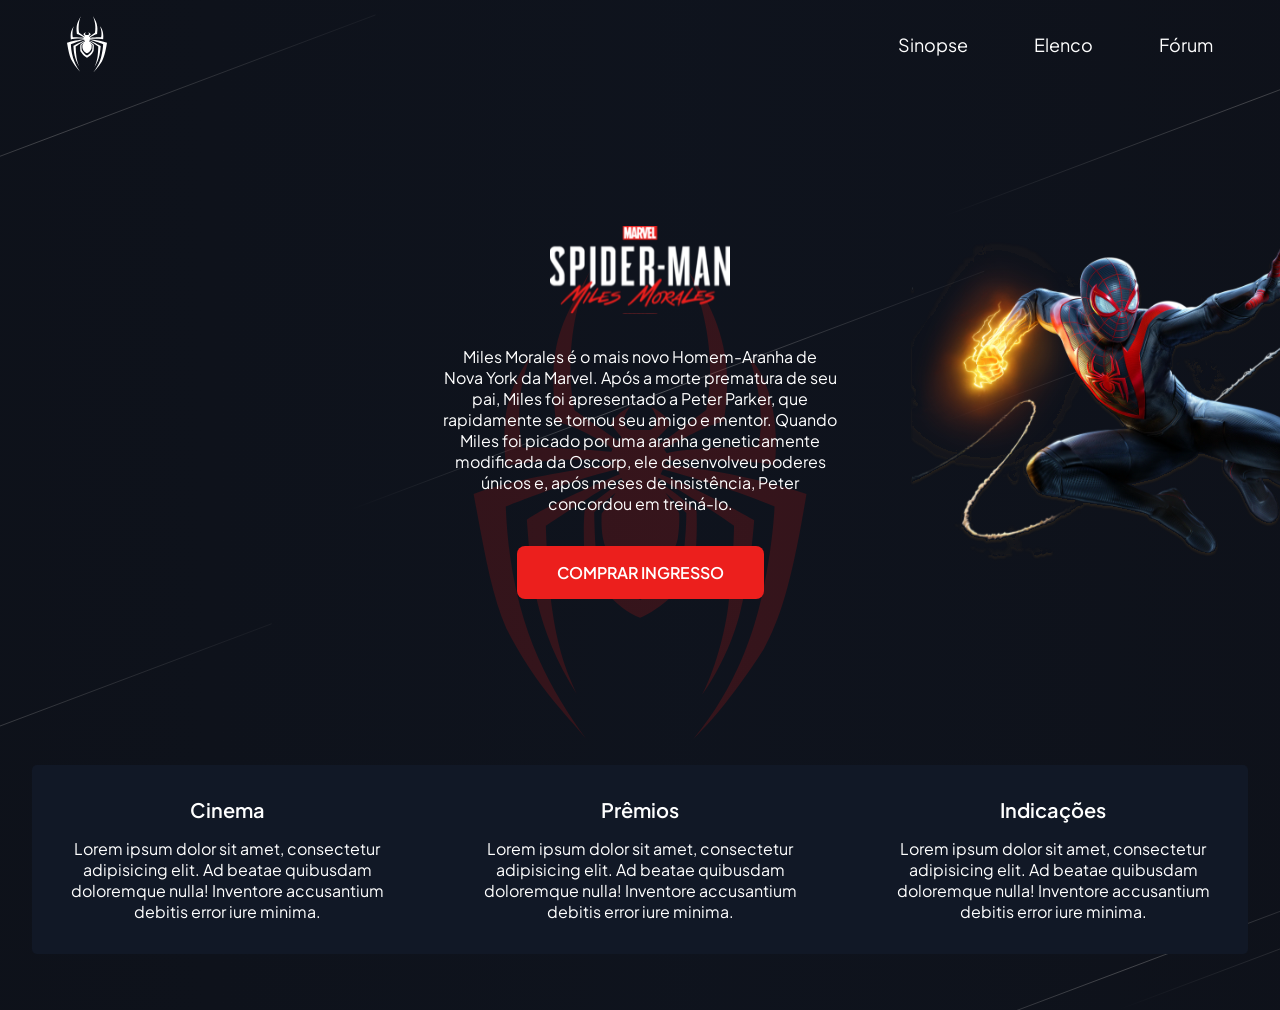
<file: Desafio 12 - Spider-man/index.html>
<!doctype html>
<html lang="pt-br">
  <head>
    <link rel="preconnect" href="https://fonts.googleapis.com" />
    <link rel="preconnect" href="https://fonts.gstatic.com" crossorigin />
    <link
      href="https://fonts.googleapis.com/css2?family=Plus+Jakarta+Sans:ital,wght@0,200..800;1,200..800&display=swap"
      rel="stylesheet"
    />
    <meta charset="UTF-8" />
    <meta name="viewport" content="width=device-width, initial-scale=1.0" />
    <title>Spider-man Miles Morales</title>

    <!-- links css -->
    <link href="https://unpkg.com/aos@2.3.1/dist/aos.css" rel="stylesheet">
    <link rel="stylesheet" href="./css/main.css" />
    <link rel="stylesheet" href="./css/reset.css" />
    <link rel="stylesheet" href="./css/grid.css" />
    <link rel="stylesheet" href="./css/variable.css" />
  </head>
  <body>
    <header>
      <div class="container">
        <a href="#"
          ><img class="logo-aranha" src="./img/logo-spiderman.svg" alt="Logo do Homem Aranha"
        /></a>

        <nav class="nav-header">
            <ul>
                <li><a href="#">Sinopse</a></li>
                <li><a href="#">Elenco</a></li>
                <li><a href="#">Fórum</a></li>
            </ul>
        </nav>
      </div>
    </header>

    <main>  
      <div class="container">
        <div class="left" data-aos="fade-right">
          <a href="#"><img class="miles" src="./img/logo-spider-miles.svg" alt="Logo Spider Miles Morales"></a>
        
          <p>Miles Morales é o mais novo Homem-Aranha de Nova York da Marvel. Após a morte prematura de seu pai, Miles foi apresentado a Peter Parker, que rapidamente se tornou seu amigo e mentor. Quando Miles foi picado por uma aranha geneticamente modificada da Oscorp, ele desenvolveu poderes únicos e, após meses de insistência, Peter concordou em treiná-lo.</p>

          <button class="btn-red">
            Comprar ingresso
          </button>
        </div>

          <img class="spider-logo" src="./img/spider-principal.svg" alt="" data-aos="fade-left" data-aos-delay="200">
      </div>
      <img class="spider-logo-tablet" src="./img/spider-principal-tablet.svg" alt="">
    </main>

    <footer>
      <div class="container">
        
        <div class="box-text" data-aos="fade-right">
          <h3>Cinema</h3>
          <p>Lorem ipsum dolor sit amet, consectetur adipisicing elit. Ad beatae quibusdam doloremque nulla! Inventore accusantium debitis error iure minima.</p>
        </div>

        <div class="box-text" data-aos="fade-up">
          <h3>Prêmios</h3>
          <p>Lorem ipsum dolor sit amet, consectetur adipisicing elit. Ad beatae quibusdam doloremque nulla! Inventore accusantium debitis error iure minima.</p>
        </div>

        <div class="box-text" data-aos="fade-left">
          <h3>Indicações</h3>
          <p>Lorem ipsum dolor sit amet, consectetur adipisicing elit. Ad beatae quibusdam doloremque nulla! Inventore accusantium debitis error iure minima.</p>
        </div>
      </div>
    </footer>

    <script src="https://unpkg.com/aos@2.3.1/dist/aos.js"></script>
    <script>
       AOS.init({
        duration: 1000,
        disable:'mobile'
       });
    </script>
  </body>
</html>
</file>
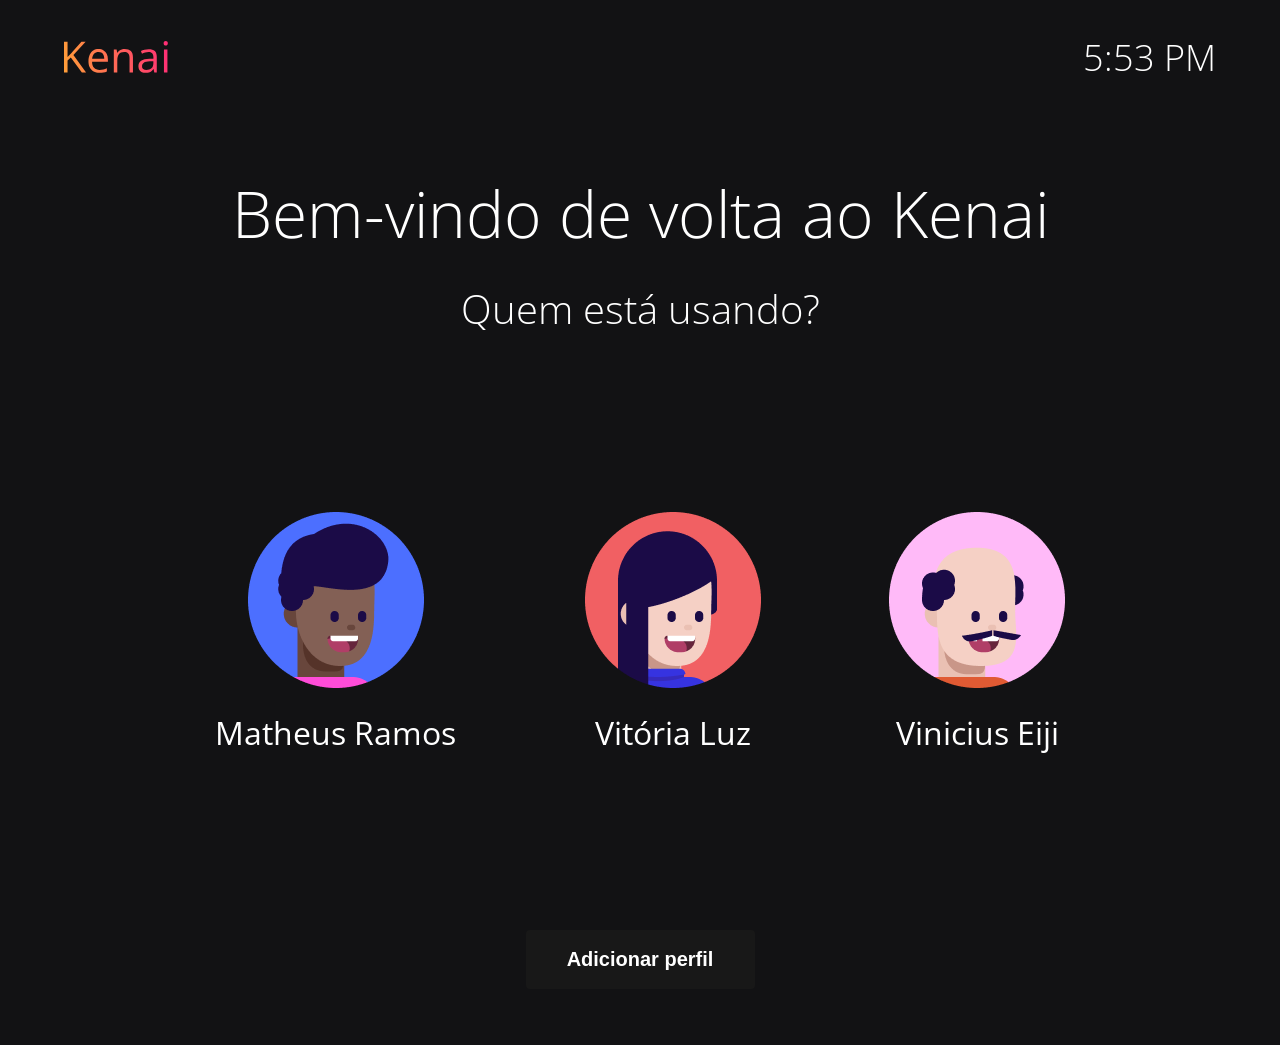
<file: Desafio 11 - Kenai/login.html>
<!DOCTYPE html>
<html lang="pt-br">
<head>
    <meta charset="UTF-8">
    <meta name="viewport" content="width=device-width, initial-scale=1.0">
    <title>Kenai | Login</title>

    <meta name="description" content="Plataforma nota 10 em filmes com alta qualidade, filmes atualizados...">
    <link rel="shortcut icon" href="./img/perfil-user/Kenai.svg" type="image/x-icon">

    <!-- Google Fonts -->
    <link rel="preconnect" href="https://fonts.googleapis.com">
    <link rel="preconnect" href="https://fonts.gstatic.com" crossorigin>
    <link href="https://fonts.googleapis.com/css2?family=Open+Sans:ital,wght@0,300..800;1,300..800&display=swap" rel="stylesheet">
    
    <!-- AOS -->
    <link href="https://unpkg.com/aos@2.3.1/dist/aos.css" rel="stylesheet">

    <!-- CSS próprio -->
     <link rel="stylesheet" href="./css/global/reset.css">
     <link rel="stylesheet" href="./css/global/variaveis.css">
     <link rel="stylesheet" href="./css/global/patterns.css">
     <link rel="stylesheet" href="./css/global/grid.css">
     <link rel="stylesheet" href="./css/pages/login.css">
     <link rel="stylesheet" href="./css/pages/responsive/login-tablet.css">
     <link rel="stylesheet" href="./css/pages/responsive/login-cell.css">
</head>
<body>
    <header>
        <nav class="n-bar">
            <a  class="logo" href="#">
                <img  src="./img/perfil-user/Kenai.svg" alt="Icone da Kemai">
            </a>
            <div id="clock">00:00</div>
        </nav>
    </header>

    <main>
        <section class="welcome">
            <div  class="container">
                <div data-aos="fade-up" class="text">
                    <h1>Bem-vindo de volta ao Kenai</h1>
                    <span>Quem está usando?</span>
                </div>

                <div data-aos="fade-up" class="g-user">
                    <div class="s-user">
                        <a href="#"><img src="./img/perfil-user/user/user1.png" alt="Icone de usuário"></a>
                        <a href="#"><span>Matheus Ramos</span></a>
                    </div>
                    
                    <div class="s-user">
                        <a href="#"><img src="./img/perfil-user/user/user2.png" alt="Icone de usuário"></a>
                        <a href="#"><span>Vitória Luz</span></a>
                    </div>

                    <div class="s-user">
                        <a href="#"><img src="./img/perfil-user/user/user3.png" alt="Icone de usuário"></a>
                        <a href="#"><span>Vinicius Eiji</span></a>
                    </div>
                </div>
                
                <button data-aos="fade-up" class="btn-dark">Adicionar perfil</button>
            </div>

        </section>
    </main>

    <script src="./javascript/timer.js"></script>
    <script src="https://unpkg.com/aos@2.3.1/dist/aos.js"></script>
    <script src="./javascript/animation.js"></script>
</body>
</html>
</file>
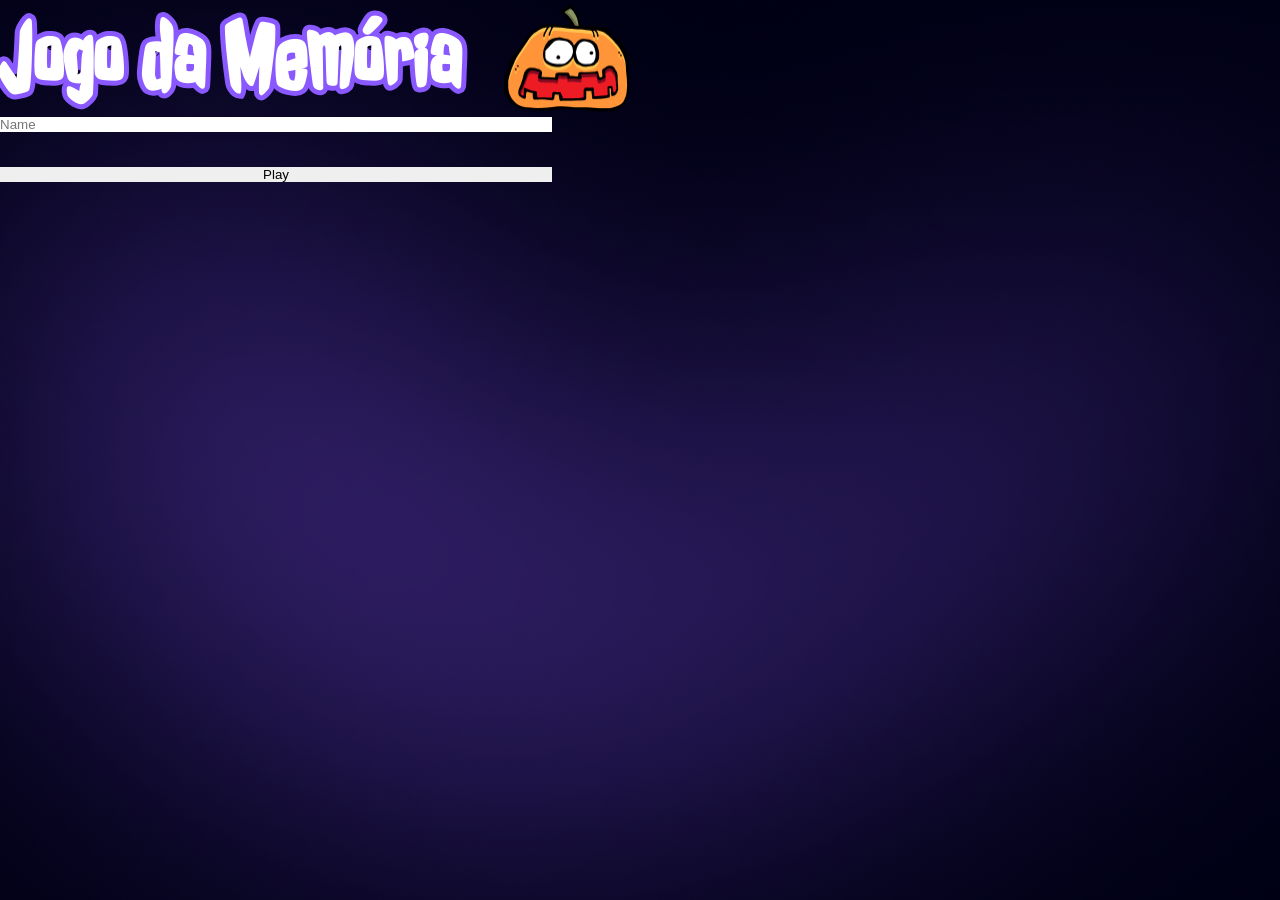
<file: Desafio 07 - Jogo da Memória/pages/login.html>
<!DOCTYPE html>
<html lang="pt-br">

<head>
    <meta charset="UTF-8">
    <meta name="viewport" content="width=device-width, initial-scale=1.0">
    <title>Jogo da Memória</title>
    <link rel="shortcut icon" href="../img/icon-aboboras/01.png" type="image/x-icon">
    <link rel="stylesheet" href="../css/variaveis.css">
    <link rel="stylesheet" href="../css/reset.css">
    <link rel="stylesheet" href="../css/main.css">

    <link rel="preconnect" href="https://fonts.googleapis.com">
    <link rel="preconnect" href="https://fonts.gstatic.com" crossorigin>
    <link
        href="https://fonts.googleapis.com/css2?family=Inter:ital,opsz,wght@0,14..32,100..900;1,14..32,100..900&family=Jolly+Lodger&display=swap"
        rel="stylesheet">
</head>

<body>
    <form class="login-form">
        <div class="name">
            <h1>Jogo da Memória</h1>
            <img src="../img/icon-aboboras/01.png" alt="icone logo">
        </div>

        <div class="acess">
            <input type="text" placeholder="Name" class="login-input">
            <button type="submit" class="login-btn">Play</button>
        </div>
    </form>
</body>

</html>
</file>
<file: Desafio 01 - Blog/style.css>
:root{
    /* Criação das variáveis das cores */
    --laranja: #E07B67;
    --dark-10: #121214;
    --dark-20: #17171A;
    --dark-30: #202024;
    --dark-40: #252529;
    --dark-50: #AFABB6;
    --dark-60: #FFFFFF;   
}

/* Reset do site - IMPORTANTE PARA TODO SITE */
*{
    margin: 0; /* Diminui o espaçamento externo*/
    padding: 0; /* Tira o espaçamento interno*/
    box-sizing: border-box; /* Não deixa o elemento ter o tamanho maior do que o descrito*/
    font-family: 'Inter', sans-serif;
    border: none;
}

header, .header-box, #id-logo{
    display: flex;
    justify-content: center;
}

header{
    max-width: 100%;
    width: auto;
    height: 283px;
    background-color: var(--dark-20);
}

main{
    background-color: var(--dark-10);
}

.header-box{
    align-items: center;
    flex-direction: column;
    gap: 48px;
}

#id-logo{
    width: 170px;
    height: 50px;
}

#search{
    width:980px;
    height: 50px;
    border: none;
    border-radius: 8px;
    background-color: var(--dark-30);
    font-size: 20px;
}

#search::placeholder{
    padding-left: 24px;
}

/* MAIN DO SITE */
section{
    display: flex;
    justify-content: center;
    flex-direction: column;
    align-items: center;
    gap: 30px;
    padding: 80px 0;
}

.artigo-um{
    width: 980px;
    background-color: var(--dark-30);
    padding: 40px;
    border: 2px solid;
    border-color: var(--laranja);
    border-radius: 8px;
}

.artigo-dois{
    width: 980px;
    background-color: var(--dark-30);
    padding: 40px;
    border: none;
    border-radius: 8px;
}

.data-img{
    display: flex;
    justify-content: space-between;
    align-items: center;
    margin-bottom: 20px;
}

.data-img > p{
    color: var(--laranja);
}

.info > h3{
    font-family: 'Space Grotesk';
    color: var(--dark-60);
    margin-bottom: 16px;
}

.info > p{
    color: var(--dark-60);
}

/* Estudo de substituição de imagens */
.coracao{
    cursor: pointer;
}
</file>
<file: Desafio 01 - Blog/responsivo-tablet.css>
@media (max-width:1000px){

    /* Alterar o tamanho dos itens do cabeçalho */
    #search, .artigo-um, .artigo-dois {
        max-width: 30rem; /* Ajusta o limite para o tamanho do tablet */
    }
    
    header{
        height: auto;
        padding: 2rem 0;
    }

    #search{
    max-width: 30rem;
    height: 2rem;
    }

    .artigo-um{
    width: 30rem;
    padding: 40px;
    border: 2px solid;
    border-color: var(--laranja);
    border-radius: 8px;
    }

    .artigo-dois{
    width: 30rem;
    padding: 40px;
    border: none;
    border-radius: 8px;
    }
}
</file>
<file: Desafio 01 - Blog/responsivo-cel.css>
@media (max-width: 480px){

    #search{
        max-width: 20rem;
        font-size: 15px;
    }

    #id-logo{
        width: 102px;
        height: 30px;
    }

    .header-box{
        gap: 1.5rem;
    }

    section{
        gap: 2rem;
        padding: 3rem 0;
    }

    .artigo-um{
        width: 20rem;
        padding: 40px;
        border: 2px solid;
        border-color: var(--laranja);
        border-radius: 8px;
        font-size: 20px;
    }

    .artigo-dois{
        width: 20rem;
        padding: 40px;
        border: none;
        border-radius: 8px;
    }

    .data-img > p{
        color: var(--laranja);
        font-size: 12px;
    }
    
    .artigo-um img{
        width: 20px;
        height: 20px;
    }

    .artigo-dois img{
        width: 20px;
        height: 20px;
    }

    .info>h3{
        font-family: 'Space Grotesk';
        color: var(--dark-60);
        margin-bottom: 16px;
        font-size: 20px;
    }

    .info > p{
        color: var(--dark-60);
        font-size: 14px;
    }

}
</file>
<file: Desafio 03 - TechBlog/css/variaveis.css>
:root{
    --brand-color: #846AFF;
    --dark-10:#121214;
    --dark-20:#7C7C8A;
    --dark-30:#EAEAEA;
    --dark-40:#EEEEFF;
    --dark-50:#F8F8FF;
    --dark-60:#FFFFFF;
}
</file>
<file: Desafio 03 - TechBlog/css/style.css>
header{
    width: 100%;
    max-width: 192rem;
    height: 56rem;
    background-color: var(--dark-50);

    display: flex;
    align-items: center;
}

.box-info{
    display: flex;
    align-items: center;
    justify-content: center;
}

.box-text{
    display: flex;
    flex-direction: column;
    gap: 3.2rem;
}

.box-text h2{
    font-size: 4rem;
    font-weight: 600;
}

.box-text h2 span{
    color: var(--brand-color);
}

.box-text p{
    font-size: 2.4rem;
    font-weight: 400;
}

.box-text input{
    width: 100%;
    max-width: 21.4rem;
    height: 4.9rem;
    font-size: 1.8rem;
    border-radius: .4rem;
    border: none;

    color: var(--dark-60);
    background-color:var(--brand-color);
}

/* Parte do main */

main{
    background-color: var(--dark-60);
}

.container-info{
    display: flex;
    flex-direction: column;
    gap: 11.2rem;

    margin-top: 8rem;
}

.container-info > h3{
    font-size: 3.2rem;
    font-weight: 600;

    width: 100%;
    max-width: 32.8rem;
}

.box-artigos{
    width: 100%;
    max-width: 121.6rem;
    flex-wrap: wrap;
    display: flex;
    gap: 3.2rem;
}

.artigos{
    width: 100%;
    max-width: 38.4rem;
    height: 35.7rem;
    border-radius: .8rem;

    border:.2rem solid var(--dark-30);
}

/* Usando para aplicar um determinado formatação em apenas alguns elementos selecionados */
.artigos:nth-child(-n+3){
    margin-bottom: 1.6rem;
}

.artigos img{
    height: 17.5rem;
}

.text{
    display: flex;
    align-items: center;
    justify-content:center;
    flex-direction: column;
    gap: 1.2rem;

    width: 100%;
    max-width: 38.4rem;
    height: 18.2rem;

    border-radius: 0 0 .8rem .8rem;
}

.text h4{
    font-weight: 600;
    font-size: 2rem;
    max-width: 33.6rem;
}

.text p{
    font-size: 1.8rem;
    max-width: 33.6rem;
}

/* parte do footer */

footer{
    background-color: var(--dark-50);
    height: 64.9rem;
}

.box-forms{
    width: 100%;
    max-width: 59.2rem;
    height: 48.9rem;

    margin: 0 auto;
    display: flex;
    align-items: center;

    flex-direction: column;

    margin-top: 8rem;
}

.box-forms h2{
    font-weight: 600;
    font-size: 3.2rem;

    margin-bottom: 4.8rem;
}

.forms{
    width: 100%;
    max-width: 59.2rem;
    display: flex;
    color: var(--dark-30);

    flex-direction: column;
    gap: 4rem;
}

.forms #inNome, #inEmail, #inAssunto{
    width: 100%;
    height: 15rem;
    border: none;
    border-radius: .4rem;

    padding: 2.4rem;
    font-size: 1.8rem;
    font-weight: 400;

    color: var(--dark-10);
}

.forms #inNome, #inEmail{
    margin-bottom: 2.4rem;
    height: 5.9rem;
}

#btEntrar{
    width: 100%;
    max-width: 59.2rem;
    height: 4.7rem;
    font-size: 1.6rem;
    font-weight: 700;
    border-radius: .4rem;
    border: none;
    cursor: pointer;

    color: var(--dark-60); 
    background-color:var(--brand-color);
}


@media (max-width:1200px){
    .box-artigos{
        display: flex;
        justify-content: center;
    }

    .box-info{
        gap: 10rem;
    }

    
    .box-text h2{
        font-size: 2.9rem;
    }

    .box-text p{
        font-size: 1.8rem;
        line-height: 3rem;
    }
    
    .box-info img{
        width: 100%;
        max-width: 30rem;
        height: 33rem;
    }
}
</file>
<file: Desafio 03 - TechBlog/css/grid.css>
.container{
    width: 100%;
    max-width: 124.6rem; /* Espaço de respiros dos sites para deixa-los mais organizados*/
    margin: 0 auto;
    padding: 0 1.5rem; /* respiro para os responsivos */
}
</file>
<file: Desafio 03 - TechBlog/css/responsivo-tablet.css>
@media(max-width:900px){

    header{
        height: 76.5rem;
        display: flex;
        align-items: center;
        justify-content: center;
    }

    .container{
        display: flex;
        align-items: center;
        justify-content: center;
    }

    .box-info{
        width: 100%;
        max-width: 55rem;
        height: 63.7rem;

        display: flex;
        flex-direction: column-reverse;
        gap: 5rem;
    }

    .box-text{
        gap: 2.4rem;
        text-align: center;
        align-items: center;
    }

    .box-text h2{
        font-size: 3.2rem;
    }

    .box-text p{
        font-size: 2rem;
        line-height: 3rem;
    }
    
    .box-info img{
        width: 100%;
        max-width: 33rem;
        height: 38rem;
    }

    /* Parte do main */

    .container-info{
        margin-bottom: 5rem;
        gap: 7rem;
    }

    .container-info > h3{
        font-size: 2.8rem;
    }

    .box-artigos{
        max-width: 70.4rem;
    }

    .artigos{
        width: 100%;
        max-width: 33.5rem;
        height: 32.7rem;
    }

    .text{
        gap: 1.2rem;
        height: 15rem;
    }

    .text h4{
        font-size: 1.8rem;
        max-width: 30rem;
    }

    .text p{
        font-size: 1.4rem;
        max-width: 30rem;
    }

    footer{
        height: 65rem;
    }
}
</file>
<file: Desafio 03 - TechBlog/css/responsivo-cell.css>
@media(max-width: 425px){
    
    header{
        height: 64.3rem;
    }

    .box-info{
        /* 
            Você precisa se atentar quando for usar as propriedades flexbox
            ativar o display flex para poder usá-los.
        */
        display: flex;
        flex-direction: column-reverse;
        width: 100%;
        max-width: 32.7rem;
        height: 51.5rem;

        gap: 2.4rem;
    }  
    
    .box-text h2{
        font-size: 2.4rem;
    }

    .box-text p{
        font-size: 1.5rem;
        line-height: 2rem;
    }

    .box-text input{
        width: 100%;
        max-width: 32.4rem;
        height: 4.4rem;
        font-size: 1.4rem;
    }

    .box-info img{
        width: 100%;
        max-width: 20.7rem;
        height: 24rem;
    }

    /* Parte do main */

    .container-info{
        margin-bottom: 5rem;
        gap: 4rem;
    }

    .container-info > h3{
        font-size: 2.4rem;
    }

    .box-artigos{
        justify-content: center;
        max-width: 32.7rem;
    }

    .artigos{
        width: 100%;
        max-width: 32.7rem;
        height: 32.7rem;
    }

    .text{
        gap: 1.2rem;
        height: 15rem;
    }

    .text p{
        font-size: 1.4rem;
    }

    footer{
        height: 59rem;
    }

    .box-forms{
        max-width: 46.3rem;
    }

    .box-forms h2{
        font-size: 2.8rem;

        margin-bottom: 4.8rem;
    }

    .forms #inNome, #inEmail, #inAssunto{
        font-size: 1.4rem;
    }

    .forms #inNome, #inEmail{
        height: 4.6rem;
    }

    #btEntrar{
        font-size: 1.6rem;
    }

}
</file>
<file: Desafio 04 - Login/css/variaveis.css>
:root{
    --verde: #1E9E6A;
    --dark-10:#1A202C;
    --dark-20:#656769;
    --dark-30:#E8E8E8;
    --dark-40:#F7FAFC;
    --dark-50:#FFFFFF;
}
</file>
<file: Desafio 04 - Login/css/grid.css>
.container{
    width: 100%;
    max-width: 124.6rem;
    margin: 0 auto;
    padding: 0 1.5rem;

    @media(max-width: 768px){
        width: 100%;
        max-width: 76.8rem;
    }
}
</file>
<file: Desafio 04 - Login/css/main.css>
.containerPai{
    width: 100%;
    max-width: 192rem;
    height: 102.4rem;
    display: flex;
    align-items: center;
    justify-content: center;
}

.card-esquerdo{
    display: flex;
    align-items: center;
    justify-content: center;
    width: 100%;
    max-width: 95.8rem;
    height: 102.4rem;
}

.card-esquerdo > img{
    width: 50rem;
    height: 42rem;
}

.card-direito{
    display: flex;
    align-items: center;
    justify-content: center;
    width: 100%;
    max-width: 95.8rem;
    height: 102.4rem;
}

.box{
    display: flex;
    align-items: center;
    justify-content: center;
    flex-direction: column;
}

.box-info{
    width: 100%;
    max-width: 40rem;
    height: 58.3rem;
}

hgroup{
    width: 100%;
    max-width: 34.4rem;
    margin-bottom: 4rem;
}

hgroup > p{
    font-size: 2rem;
    margin-bottom: 1.2rem;
}

hgroup > h3{
    font-size: 3.2rem;
    font-weight: 600;
}

form{
    display: flex;
    flex-direction: column;
    gap: 1.2rem;
}

.box-form {
    font-size: 1.8rem;

}

.box-form input{
    width: 100%;
    height: 4.9rem;
    background-color: var(--dark-30);
    border-radius: .4rem;
    padding: 1.6rem;
    font-size: 1.6rem;
}


form .senha{
    margin-top: 1.5rem;
}

form #inSenha{
    margin-bottom: 2.4rem;
}

.esqueceu-senha{
    width: 100%;
    display: flex;
    justify-content: space-around;
    font-size: 1.6rem;
    margin-bottom: 5.6rem;
}

p a {
    color: var(--dark-10);
}

span a{
    color: var(--verde);
}

.box-button{
    width: 100%;
    display: flex;
    flex-direction: column;
    gap: 2.4rem;
}

.box-button .btn-entrar{
    width: 100%;
    max-width: 40rem;
    height: 5.2rem;
    cursor: pointer;
    background-color: var(--verde);
    border-radius: .4rem;
    color: var(--dark-50);
    font-size: 1.8rem;
    font-weight: 600;
}

.box-button .btn-social{
    width: 100%;
    max-width: 40rem;
    height: 5.2rem;
    cursor: pointer;
    display: flex;
    align-items: center;
    justify-content: center;
    background-color: red;
    gap: .5rem;
    background-color: var(--dark-10);
    border-radius: .4rem;
    color: var(--dark-50);
    font-size: 1.8rem;
    font-weight: 600;
}

.cadastre{
    display: flex;
    gap: .5rem;
    font-size: 2rem;
    font-weight: 500;
}

.cadastre span{
    color: var(--verde);
}
</file>
<file: Desafio 04 - Login/css/responsivo-tablet.css>
@media(max-width:768px){

    .card-esquerdo{
        display: none;
    }

    .card-direito{
        position:absolute;
    }
}
</file>
<file: Desafio 04 - Login/css/responsivo-cell.css>
@media(max-width: 375px){
    
    .box-info{
        width: 100%;
        max-width: 32.7rem;
        height: 58.3rem;
    }

    hgroup{
        max-width: 32.7rem;
    }

    hgroup > p{
        font-size: 1.6rem;
        margin-bottom: .8rem;
    }

    hgroup > h3{
        font-size: 2.4rem;
        font-weight: 600;
    }
}
</file>
<file: Desafio 05 - Studio Ghibli/CSS/grid.css>
.container{
    width: 100%;
    max-width: 124.6rem;
    margin: 0 auto;
    padding: 0 4rem; /* espaços laterais além do grid para telas menores*/
}

/* 
    Para a criação do grid precisamos levar em conta algumas coisas, tais elas:

    01º - Olhar o tamanho horizontal total do projeto no figma (max-width)
    02º - Ver o espaçamento lateral direito e esquerdo que o conteúdo ocupa.
    03º - Fazer a soma dos espaçamentos laterais e subtrair do max-width, com isso teremos 
          o espaçamento onde o conteúdo do vai ocupar.

          ESPAÇO DO CONTEÚDO = espamentos laterais - max-width
*/
</file>
<file: Desafio 05 - Studio Ghibli/CSS/variaveis.css>
:root{
    --brand-color: #F1A5B1;
    --dark-10: #0B0A0A;
    --dark-20: #FFFFFF;
}
</file>
<file: Desafio 05 - Studio Ghibli/CSS/main.css>
html{
    background-image: url(../img/background/background-desktop.jpg);
    background-size: cover;
    background-repeat: no-repeat;
}

header .container{
    display: flex;
    align-items: center;
    justify-content: space-between;

    height: 17.6rem;
}

.list-social{
    display: flex;
}

/* Dando espaço até o icone 3 */
ul li:nth-child(-n+3){
    margin-right: 2.4rem;
}

/* Main */

.filme{
    display: flex;
    justify-content: space-between;
    margin-top: 14.4rem;
}

.left{
    width: 100%;
    max-width: 50.3rem;
    display: flex;
    flex-direction: column;
    gap:4.8rem ;
}

.info-filme{
    display: flex;
    flex-direction: column;
    gap: 3.2rem;
}

.info-filme{
    font-family: "Archivo";
    font-size: 2.4rem;
    font-weight: 500;
    color: var(--dark-20);
}

.autor-nameFilme{
    display: flex;
    flex-direction: column;
    gap: .8rem;
}

.autor-nameFilme h2{
    font-family: "Open Sans";
    font-size: 2rem;
    font-weight: 700;
    color: var(--dark-20);
    text-transform: uppercase;
}

.autor-nameFilme h1{
    font-family: "Andada Pro";
    font-size: 6.4rem;
    font-weight: 800;
    color: var(--dark-20);
    text-transform: uppercase;
    line-height: 110%;
}

.button-assistir{
    display: flex;
    justify-content: space-between;
}

.button-assistir img{
    margin-right: 1rem;
}

button{
    padding: 1.4rem 3.2rem;
    cursor: pointer;
    display: flex;
    justify-content: center;
    align-items: center;
    border-radius: .4rem;

    text-transform: uppercase;
    font-family: "Roboto";
    font-weight: 600;
    font-size: 1.8rem;
}

.btn{
    background-color: var(--brand-color);
}

.btn-vazado{
    background-color: transparent;
    border: .2rem solid var(--brand-color);
    color: var(--dark-20);
}


.right img{
    position: relative;
    left: 2rem;
    bottom: 5rem;
    max-width: 60rem;
    object-fit:cover;
    
    /* Informação adicional */

    /* Ativa a animação: nome, duração, tipo de transição e loop */
    animation: flutuar 5s ease-in-out infinite;
}

/* Novo conhecimento relacionado a movimentação de elementos */
@keyframes flutuar{
    0%{
        /* posição inicial */
        transform: translateY(0); 
    }

    50%{
        /* sobe 15px no meio do caminho */
        transform: translateY(-1.5rem);
    }

    100%{
        /* volta para a posição inicial */
        transform: translateY(0);
    }
}
</file>
<file: Desafio 05 - Studio Ghibli/CSS/responsivo-tablet.css>
@media(max-width: 768px){
    html{
        background-image: url(../img/background/background-tablet.png);
    }

    header .container{
        padding: none;
        height: 12.8rem;
    }

    .container #logo{
        width: 100%;
        max-width: 13.5rem;
        height: 6.4rem;
        object-fit: cover;
    }

    .container .icon{
        max-width: 3.2rem;
        object-fit: cover;
    }

    .filme{
        /* Só funcionou assim porque no modelo desktop ele já tem um display flex */
        flex-direction: column-reverse;
        align-items: center;

        margin-top: 8rem;
    }

    .right img{
        max-width: 35rem;
        left: 0;
        bottom: 0;
    }

    .left{
        max-width: 44.8rem;
        height: 38.2rem;
        text-align: justify;
    }

    .autor-nameFilme h2{
        font-size: 1.6rem;
    }

    .autor-nameFilme h1{
        font-size: 4rem;
        text-align: left;
        line-height: 110%;
    }

    .info-filme{
        font-size: 1.6rem;
        line-height: 150%;
    }

    button{
        padding: 1.4rem 3.2rem;
        font-size: 1.8rem;
    }

    .button-assistir{
        flex-direction: column;
        gap: 3.2rem;
    }
}
</file>
<file: Desafio 05 - Studio Ghibli/CSS/responsivo-cell.css>
@media(max-width: 375px){
    .list-social{
        display: none;
    }

    .container #logo{
        position: absolute;
        max-width: 10.1rem;
        height: 4.8rem;
    }
    
    header .container{
        justify-content: center;
    }

    .filme{
        margin-top: 1rem;
        margin-bottom: 7rem;

    }

    .right img{
        max-width: 27rem;
        left: 0;
        bottom: 0;
    }

    .left{
        max-width: 32.7rem;
        height: 38.2rem;
        text-align: justify;
    }
}
</file>
<file: Desafio 06 - Modelo Portfólio/CSS/variables.css>
:root{
    --verde: #97EDAA;
    --cod-gray: #0B0B0B;
    --off-black: #101010;
    --nero: #1F1F1F;
    --white: #FFFFFF;
}
</file>
<file: Desafio 06 - Modelo Portfólio/CSS/grid.css>
.container{
    width: 100%;
    max-width: 124.6rem;
    margin: 0 auto;
    padding: 0 1.5rem; /* espaços laterais além do grid para telas menores*/
}
</file>
<file: Desafio 06 - Modelo Portfólio/CSS/main.css>
.header{
    display: flex;
    justify-content: space-between;
    align-items: center;
    height: 3rem;

    margin-top: 3.2rem;
}   

.header span{
    font-family: "Fire Code";
    font-size: 2.4rem;
    color: var(--verde);
}

.header a{
    font-size: 1.6rem;
    font-weight: 500;
}

ul{
    display: flex;
}

.nav:nth-child(-n+4){
    margin-right: 5.6rem;
}

a:hover{
    color: var(--verde);
    transition: .3s;
}

.linha{
    width: 100%;
    max-width: 124.6rem;
    height: .2rem;
    background: var(--off-black);
    margin: 0 auto;
    border-radius: .3rem;

    margin-top: 3.2rem;
}

/* section presentation */

.presentation{
    display: flex;
    align-items: center;
    justify-content: space-between;
}

.left{
    display: flex;
    flex-direction: column;
    gap: 4.8rem;

    width: 100%;
    max-width: 43rem;
    height: 23.3rem;
}

.left a{
    width: 100%;
    max-width: 19.3rem;
    height: 3.7rem;

    display: flex;
    align-items: center;
    justify-content: center;

    background-color: var(--verde);
    color: var(--cod-gray);
    border-radius: .4rem;

    font-size: 1.6rem;

}

.left a:hover{
    background-color: rgb(61, 158, 61);
    color: var(--white);
    transition: .3s;
}

.info{
    display: flex;
    flex-direction: column;
    gap: 3.2rem;
}

.name span{
    font-size: 2.4rem;
    font-weight: 500;
}

.name h1{
    font-size: 4.8rem;
    font-weight: 400;
    color: var(--verde);
}

.info span{
    font-size: 2.4rem;
    font-weight: 500;
}

.right{
    width: 100%;
    max-width: 50rem;
    height: 50rem;

    display: flex;
    align-items: center;
    justify-content: center;
}

.right img{
    max-width: 38rem;
}

/* iniciando a section about-me */

.about-me{
    width: 100%;
    height: 40.5rem;
    display: flex;
    flex-direction: column;
    gap: 6.4rem;

    margin-top: 6rem;
}

.description{
    width: 100%;
    max-width: 121.6rem;
    display: flex;
    flex-direction: column;
    gap: 4.8rem;
    text-align: center;
}

h2{
    color: var(--verde);
    font-size: 3.2em;
    font-weight: 400;
}

.description p{
    font-size: 2.4rem;
}

.contact{
    width: 100%;
    max-width: 121.6rem;
    display: flex;
    justify-content: center;
}

.social{
    display: flex;
    align-items: center;
    flex-direction: column;
    gap: 2rem;
}

.social:nth-child(-n+3){
    margin-right: 12.2rem;
    
}

img{
    max-width: 3.2rem;
}

.title{
    font-size: 2rem;
    font-weight: 500;
    white-space: nowrap;
}

.sub-title{
    font-size: 1.8rem;
    font-weight: 400;
    white-space: nowrap;
}

/* Começando a section container project */

.project{
    width: 100%;
    height: 88.9rem;
    margin-top: 15rem;

    display: flex;
    flex-direction: column;
    gap: 4.8rem;
}

.project h2{
    display: flex;
    justify-content: center;
}

.vitrine{
    width: 100%;
    max-width: 121.6rem;
    flex-wrap: wrap;
    display: flex;
    gap: 3.2rem;
}

.bloco:nth-child(-n+2){
    margin-bottom: 3.2rem;
}

.bloco{
    width: 100%;
    max-width: 59.2rem;
    height: 37.1rem;

    display: flex;
    flex-direction: column;
    gap: 3.2rem;
}

.img-projeto{
    height: 20rem;
    background-color: var(--off-black);
    border: .1rem solid var(--nero);
    border-radius: .4rem;

    display: flex;
    align-items: center;
    justify-content: center;
}

.img-projeto span{
    color: var(--verde);
    font-size: 2.4rem;
}

.info-projeto{
    width: 100%;
    max-width: 24.8rem;
    height: 7rem;
}

.info-projeto h3{
    font-weight: 500;
    font-size: 2.4rem;

    margin-bottom: 2.4rem;
}

.info-projeto span{
    font-weight: 500;
    font-size: 1.8rem;
    color: var(--verde);
}

.btn-acessar{
    display: flex;
    gap: 3.2rem;
}

.btn{
    width: 100%;
    max-width: 20.2rem;
    height: 3.7rem;

    display: flex;
    align-items: center;
    justify-content: center;
    border-radius: .4rem;
}

.preenchido{
    background-color: var(--verde);
    color: var(--nero);
    font-size: 1.6rem;
    font-weight: 500;
}

.vazado{
    color: var(--white);
    font-size: 1.6rem;
    font-weight: 500;
    border: .2rem solid var(--verde);
}

/* Começando a section service */

.service{
    margin-top: 15rem;
    display: flex;
    flex-direction: column;
    gap: 4.8rem;
}

h2{
    display: flex;
    justify-content: center;
}

.vitrine-service{
    width: 100%;
    max-width: 121.6rem;
    height: 24rem;

    display: flex;
    gap: 3.2rem;
}

.blocos-service{
    width: 100%;
    max-width: 38.4rem;
    height: 24rem;

    background-color: var(--off-black);
    border: .1rem solid var(--nero);
    border-bottom: .2rem solid var(--verde);
}

.info-service{
    width: 100%;
    max-width: 11.8rem;
    height: 16.4rem;

    display: flex;
    flex-direction: column;
    gap: 3.8rem;
    justify-content: center;
    margin-left: 4rem;
    margin-top: 3.8rem;
}

.info-service img{
    max-width: 5.6rem;
}

.info-service span{
    font-size: 3.2rem;
}

/* Começando a formatação da section container habilidades */

.habilidades{
    display: flex;
    flex-direction: column;
    gap: 4.8rem;

    margin-top: 15rem;
}

.vitrine-habilidade{
    display: flex;
    gap: 3.2rem;
}

.linguagem{
    width: 100%;
    max-width: 17.6rem;
    height: 15rem;
    background-color: var(--off-black);
    border: .1rem solid var(--nero);

    display: flex;
    align-items: center;
    justify-content: center;
}

.linguagem img{
    max-width: 8rem;
}

/* Configurando o footer */
footer{
    width: 100%;
    height: 10rem;
    margin-top: 15rem;
    background-color: var(--off-black);

    display: flex;
    align-items: center;
}

.msg{
    display: flex;
    justify-content: space-between;
}

.autor{
    font-weight: 500;
    font-size: 2rem;
}

.powered{
    font-weight: 400;
    font-size: 1.8rem;   
}

.cor{
    color: var(--verde);
}
</file>
<file: Desafio 08 - La Pizza/css/variaveis.css>
:root{
    --amarelo: #FFBD48;
    --preto: #2E2E2E; /* nomeei como preto para facilitar na hora de digitar os códigos*/
    --creme: #FEFBF4;
    --branco: #FFFFFF;
}
</file>
<file: Desafio 08 - La Pizza/css/patterns.css>
.btn{
    width: 100%;
    max-width: 20.6rem;

    padding: 1.2rem 4rem;
    border-radius: 2.5rem;
    background-color: var(--amarelo);

    color: black;
    text-transform: uppercase;
    font-size: 1.4rem;
    font-weight: 600;
    font-family: "Inter";
    cursor: pointer;
}

.btn:hover{
    background-color: #ffa50a;
    transition: ease-in-out .2s;
}

.item__favorito{
    width: 100%;
    max-width: 28rem;
    position: relative;
    margin-bottom: 7rem;
}

.bg{
    height: 30rem;
    background-color: var(--creme);
    border: .2rem solid #FFF5DE;
    border-radius: 1.6rem;
}



.icon{
    position: absolute;
    top:-1.5rem ;
    left: 23rem;
    width: 3.2rem;
    height: 3.2rem;
}

.info, .info__pizza{
    display: flex;
    flex-direction: column;
    align-items: center;;
}

.info{
    max-width: 21.5rem;
    margin: 0 auto;

    gap: 4rem;
    top: -5rem;
    position: relative;
}

.img-fav img{
    max-width: 12rem;
    height: 12rem;
}

.info__pizza{
    gap: 1.6rem;
}

.v-title{
    font-size: 2rem;
    font-weight: 600;
}

p{
    font-size: 1.6rem;
    text-align: center;
    line-height: 150%;
}

.v-valor{
    font-size: 3.2rem;
    font-weight: 600;
}
</file>
<file: Desafio 08 - La Pizza/css/grid.css>
.container{
    width: 100%;
    max-width: 126.7rem;
    padding: 0 2.4rem;
    margin: 0 auto;
}
</file>
<file: Desafio 08 - La Pizza/css/main.css>
header{
    height: 60rem;
    object-fit: cover;

    background-image: url(../img/header/bg.png);
    background-position: center center;
    background-position-x: 90%;
    background-repeat: no-repeat;
    background-size: cover;

    display: flex;
}

.logo{
    display: flex;
    align-items: center;
    justify-content: center;
}

img{
    width: 100%;
    width: 59.6rem;
    height: 39.4rem;
}

.vendas{
    background-image: url(../img/vendas/bg.png);
    background-position: center center;
    background-repeat: no-repeat;
    background-size: cover;
    padding-top: 14.4rem;
    padding-bottom: 8rem;
}

.container{
    display: flex;
    flex-direction: column;
    gap: 10rem;

    width: 100%;
    max-width: 127.7rem;

}

.container h2{
    display: flex;
    justify-content: center;

    font-size: 4rem;
    font-weight: 600;
}

.pizzas{
    display: flex;
    align-items: center;
    justify-content: center;
    gap: 3rem;
    flex-wrap: wrap;
}

/* Section about */

.about{
    display: flex;
    flex-direction: row;
    margin-top: 6.4rem;
    margin-bottom: 6.4rem;
}

.left{
    width: 100%;
    max-width: 48.8rem;
    height: 50rem;
}

.left img{
    display: block;
    width: 100%;
    max-width: 48.8rem;
    height: 50rem;
}

.right{
    width: 100%;
    max-width: 59.2rem;

    display: flex;
    justify-content: center;
    flex-direction: column;
    gap: 3.2rem;
}

.right h2{
    justify-content: left;
    font-size: 3.6rem;
}

.right .amarelo{
    color: #FFBD48;
}

.right .vermelho{
    color: #FF3536;
}

.right .verde{
    color: #60BB28;
}

.right p{
    text-align: left;
}

@media(max-width:1257px){

}
</file>
<file: Desafio 08 - La Pizza/css/responsivo-tablet.css>
@media(max-width: 991px){

    header{
        display: flex;
        height: 40rem;
        background-image: url(../img/header/bg-tablet.png);;
        background-size: cover;
        background-repeat: no-repeat;
    }

    img{
        width: 30rem;
        height: 19.8rem;
    }

    .vendas{
        background-image: url(../img/vendas/bg-tablet.png);
        padding-top: 6rem;
        background-position: center;
        background-size: cover;
        background-position-y: top 30%;

        gap: 1.5rem;
    }

    .about{
        flex-direction: column;
        max-width: 70.4rem;
        height: 84.9rem;
        gap: 6.4rem;
        margin-bottom: 5rem;
    }

    .left{
        width: 100%;
        max-width: 768rem;
        align-items: center;
    }

    .left img{
        display: flex;
        width: 100%;
        max-width: 70.4rem;
    }
}
</file>
<file: Desafio 08 - La Pizza/css/responsivo-cell.css>
@media(max-width:637px){
    img{
        width: 21.6rem;
        height: 14.3rem; 
    }

    .container h2{
        font-size: 2.4rem;
    }

    .about{
        height: auto;
        margin-bottom: 5rem;
    }

    .left{
        height: 40rem;
    }

    .left img{
        display: block;
        width: 100%;
        max-width: 58.9rem;
        height: 40rem;
    }
}
</file>
<file: Desafio 09 - HelpDog/css/variaveis.css>
:root{
     /* Brand Colours */
     --pink: #FFC6DA;
     --yellow:#FFF1A6;
     --blue:#BAD8EB;
     --white-blue: #F3F6F7;

     /* Dark Scale */
     --black:#000000;
     --blue-20:#124C5F;
     --white:#FFFFFF;
}
</file>
<file: Desafio 09 - HelpDog/css/grid.css>
.container{
    width: 100%;
    padding: 0 2rem;
    margin: 0 auto;
}
</file>
<file: Desafio 09 - HelpDog/css/patterns.css>
/* Configuração dos títulos, subtítulos e paragrafos */
 
 h1, h2{
    font-family: "Pangolin";
    color: var(--black);
    line-height: 120%;
    text-align: left;
 }

 h1{
    font-size: 4.8rem;
 }

 h2{
    font-size: 3.2rem;
 }

 p{
    font-family: "Roboto";
    font-size: 2rem;
    line-height: 140%;
    text-align: left;
 }

/* Botão */

button{
   padding: 2rem 4rem;
   background-color: var(--blue-20);
   border-radius: .5rem;
   font-size: 1.8rem;
   font-weight: 600;
   font-family: "Roboto";
   color: var(--white);
   text-transform: uppercase;
   cursor: pointer;
}

button:hover{
   background-color: #186079;
}

/* Organizando o hgroup */

.hgroup{
   display: flex;
   flex-direction: column;
   gap: 2.4rem;
}

/* Card dos produtos */

@media(max-width: 637px){
   h1{
      font-size: 3rem;
   }

   h2{
      font-size: 2.4rem;
   }

   p{
      font-size: 1.4rem;
   }

   button{
      padding: 1.6rem 3.2rem;
      font-size: 1.4rem;
   }
}
</file>
<file: Desafio 09 - HelpDog/css/style.css>
.hero {
    width: 100%;
    padding: 0 6.4rem 0 35rem;
    overflow: hidden;
    /* impede o retângulo de causar scroll horizontal */
    position: relative;
}


.hero-info {
    display: flex;
    align-items: center;
    gap: 9.1rem;
}

.hero-left {
    display: flex;
    gap: 11.5rem;
    flex-direction: column;

    width: 100%;
    max-width: 45.6rem;
}

.logo {
    display: flex;
    gap: 1.6rem;
    align-items: center;
    width: 100%;
    max-width: 17.5rem;
}

.logo h2 {
    color: var(--blue-20);
}

.text-btn {
    display: flex;
    flex-direction: column;
    gap: 4.8rem;
}

button {
    max-width: 21.4rem;
}

.hero-right {
    position: relative;
    width: 100%;
    max-width: 70rem;
    /* ajuste conforme necessário */
    overflow: visible;
}

.retangulo {
    width: 128rem;
    height: 50rem;
    background-color: var(--yellow);
    position: absolute;
    z-index: -1;

    border-radius: 30rem 0 0 30rem;
    transform: rotate(-17.91deg);

    /* Ancora à direita e centraliza verticalmente */
    right: -47.5rem;
    top: 55%;
    translate: 0 -60%;
}

/* Section info */

.info {
    background-color: var(--white-blue);
    padding: 8rem 0;
}

.info .container {
    display: flex;
    align-items: center;
    gap: 3rem;

    width: 100%;
    max-width: 138rem;
    position: relative;
    right: 5rem;
}

.info-left img{
    width: 100%;
}

.info-right {
    display: flex;
    flex-direction: column;
    gap: 4.8rem;

    width: 100%;
    max-width: 59.2rem;
}

/* Section Product */

.product {
    width: 100%;
    max-width: 121.6rem;
    margin: 0 auto;

    padding: 10rem 0;
}

.vitrine {
    display: flex;
    gap: 3.2rem;
    justify-content: center;
}

.product-racao {
    width: 100%;
    max-width: 38.4rem;

    display: flex;
    flex-direction: column;
    gap: 4.3rem;
}

.product-racao img {
    margin: 0 auto;
}

.product-racao img {
    width: 33.3rem;
    height: 36.6rem;
}

.info-racao {
    gap: 4rem;
    display: flex;
    flex-direction: column;
    width: 100%;
}

.info-racao button {
    width: 100%;
    max-width: 38.4rem;
}

.info-racao .hgroup p {
    max-width: 30rem;
}
</file>
<file: Desafio 09 - HelpDog/css/responsivo-tablet.css>
@media(max-width: 991px){

    .hero{
        padding: 8rem 18.1rem;
    }

    .hero-left{
        align-items: center;
        margin: 0 auto;
        gap: 8rem;
    }

    .text-btn{
        align-items: center;
    }

    h1, p{
        text-align: center;
    }

    .hero-right{
        display: none;
    }

    /* Section produto */

    .info .container{
        flex-wrap: wrap;
        gap: 0;
        right: 0;
        justify-content: center;
    }

    .info-right{
        justify-content: center;
    }

    .info-right button{
        margin: 0 auto;
    }

    .hgroup h2{
        text-align: center;
    }

    /* section product */

    .vitrine{
        flex: 1 1 14rem;
        display:grid;
        flex-wrap: wrap;
    }

}
</file>
<file: Desafio 09 - HelpDog/css/responsivo-cell.css>
@media(max-width: 637px){
    .hero{
        padding: 8rem 3.2rem;
    }

    .hero-left{
        gap: 6.1rem;
    }

    .hero-left h1{
        max-width: 31.1rem  ;
    }

    .info-left img{
        max-width: 39.9rem;
        position: relative;
        left: -2rem;
    }

    .text-btn{
        gap: 4.8rem;
    }

    .info-right{
        max-width: 31.1rem  ;
    }

    .product {
        padding: 10rem 0;
    }

    .product-racao {
        width: 100%;
        max-width: 31.1rem;
        gap: 4.3rem;
    }

    .product-racao img {
        width: 25rem;
        height: 27rem;
    }

    .info-racao {
        gap: 4rem;
        display: flex;
        flex-direction: column;
        align-items: center;
        width: 100%;
    }

    .info-racao button {
        width: 100%;
        max-width: 31.1rem;
    }
}
</file>
<file: Desafio 10 - Feliz Natal/css/variaveis.css>
:root{ 
     --vermelho: #CD3C32; 
     --preto: #121214;
     --branco: #fff;
     --rosa: #FFE9E8;
     --dark-rosa: #FFD5D3;
}
</file>
<file: Desafio 10 - Feliz Natal/css/patterns.css>
/* Configuração do texto */

h1, h2, p{
    text-align: left;
}

h1, h2{
    font-size: 4rem;
    line-height: 120%;
    font-weight: 600;
}

p{
    font-size: 2.4rem;
    line-height: 150%;
}

/* Botão */

.btn{
    width: 100%;
    max-width: 23.8rem;
    height: 4.9rem;
    border-radius: .4rem;
    text-transform: uppercase;
    font-weight: 700;
    font-size: 1.8rem;
    background-color: var(--vermelho);
    color: var(--branco);
    cursor: pointer;
}

.btn:hover{
    background-color: #af1308;
}

/* organizaçção do grupo dos textos*/

.info{
    display: flex;
    flex-direction: column;
    gap: 2.4rem;
}

.info-right{
    display: flex;
    flex-direction: column;
    gap: 4rem;
}
</file>
<file: Desafio 10 - Feliz Natal/css/grid.css>
.container{
    width: 100%;
    max-width: 125.6rem;
    padding: 0 2.4rem;
    margin: 0 auto;
}
</file>
<file: Desafio 10 - Feliz Natal/css/main.css>
.hero{
    background-color: var(--rosa);
    padding: 10.5rem 0;
}

.hero-info{
    display: flex;
    gap: 12.6rem;
}

.hero-left{
    display: flex;
    width: 100%;
    max-width: 59rem;
    flex-direction: column;
    gap: 4rem;
}

.logo-text{
    display: flex;
    align-items: center;
    gap: 1.2rem;
}

span{
    font-size: 2.4rem;
    font-weight: 500;
}

/* span do h2 em vermelho */
.p-red{
    font-size: 4rem;
    line-height: 120%;
    font-weight: 600;
    color: var(--vermelho);
}

/* img da logo */
.logo-text img{
    width: 100%;
    max-width: 3.5rem;
    height: 3.8rem;
}

/* Section timer */

.timer .container{
    display: flex;
    flex-direction: column;
    gap: 4rem;
    padding: 8rem 0;
    align-items: center;
}
.timer .container .info{
    width: 100%;
    max-width: 57rem;
}

.timer .container h2, .timer .container p{
    text-align: center;
    margin: 0 auto;
}

.contagem-regressiva{
    display: flex;
    gap: 2rem;
    color: var(--vermelho);
}

.contagem{
    display: flex;
    align-items: center;
    gap: 1rem;
}

.contagem h1, .contagem p{
    font-size: 6.4rem;
    font-weight: 600;
}

/* section informacoes */

.informacoes{
    padding: 8rem 0 ;
}

.info-conectando{
    width: 100%;
    display: flex;
    gap: 20.6rem;
}

.info-right{
    width: 100%;
    max-width: 60.2rem;
}

.info h2{
    max-width: 48.8rem;
}

/* footer */
footer{
    background-color: var(--rosa);
    padding: 2rem;
}

footer .container{
    display: flex;
    justify-content: space-between;
    align-items: center;
}

.icon-sociais{
    display: flex;
    gap: 3.6rem;
}

.circle-img{
    display: flex;
    align-items: center;
    justify-content: center;

    width: 4rem;
    height: 4rem;
    background-color: var(--dark-rosa);
    border-radius: 99rem;
}
</file>
<file: Desafio 10 - Feliz Natal/css/responsivo-tablet.css>
@media(max-width: 991px){
    .hero-info{
        flex-wrap: wrap;
        justify-content: center;
    }

    .hero-left{
        align-items: center;
    }

    .info h2, .info h1, .info p{
        text-align: center;
        max-width: 57.1rem;
    }

    .info-conectando{
        flex-wrap: wrap;
        justify-content: center;
        gap: 4.8rem;
        padding: 8rem 0 16rem 0;
    }

    .info-right{
        align-items: center;
    }

    footer .container{
        flex-direction: column;
        gap: 3.2rem;
        justify-content: center;
    }
}
</file>
<file: Desafio 10 - Feliz Natal/css/responsivo-cell.css>
@media(max-width: 637px){

    .hero{
        padding: 5rem 0;
    }

    .info{
        display: flex;
        flex-direction: column;
        gap: 2.4rem;
        justify-content: center;
    }

    .hero-info{
        gap: 6.2rem;
    }

     .hero .info h2, .hero .info h1{
        max-width: 27rem;
        margin: 0 auto;
        font-size: 3.2rem;
    }

    .p-red{
        font-size: 3.2rem;
    }

    .info p{
        max-width: 29rem;
        margin: 0 auto;
        font-size: 1.8rem;
    }

    .btn{
        width: 100%;
        max-width: 32.7rem;
    }

    .info-right .btn{
        padding: 0 5rem;
    }

    .hero-right img{
        max-width: 32rem;
        height: 22rem;
    }

    .contagem p{
        font-size: 3.2rem;
    }

    .timer .container{
        display: flex;
        flex-direction: column;
        gap: 4rem;
        padding: 4rem 0;
        align-items: center;
    }

    .info-left img{
        max-width: 32rem;
        height: 22rem;
    }

    .timer .container img{
        max-width: 32rem;
        height: 22rem;
    }

    .info h2, .info h1{
        max-width: 38rem;
        margin: 0 auto;
    }

    .info-conectando{
        padding: 4rem 0;
    }
}
</file>
<file: Desafio 12 - Spider-man/css/main.css>
html{
    background-image:url(../img/bg.svg);
    background-color: var(--black);
    background-position: top center;
    background-size: cover;
    background-repeat: no-repeat;
}

body::-webkit-scrollbar{
    display: none;
}

header .container{
    display: flex;
    align-items: center;
    justify-content: space-between;
    margin-top: 1.6rem;
}

header .container .nav-header{
    width: 100%;
    max-width: 31.5rem;
}

.nav-header ul{
    display: flex;
    justify-content: space-between;
}

.nav-header ul li a{
    font-size: 1.8rem;
    transition: color .3s ease;
}

.nav-header ul li a:hover{
    color: var(--red);
}

header a .logo-aranha{
    max-width: 4rem;
}

main{
    position: relative;
}

main .container{
    margin-top: 26.3rem;
    margin-bottom: 21.6rem;
}

main .left{
    /* alinhamento dos itens internos */
    display: flex;
    flex-direction: column;
    align-items: center;
    gap: 3.2rem;

    /* definindo tamanho especifico */
    width: 100%;
    max-width: 60rem;
    
    /* alinhando uma div dentro do main */
    margin: 0 auto;
}

main .container .left a .miles{
    max-width: 18rem;
}

main .left p{
    width: 100%;
    text-align: center;
    font-size: 1.6rem;
}

main .left .btn-red{
    background-color: var(--red);
    padding: 1.6rem 4rem;
    border-radius: .8rem;
    font-size: 1.6rem;
    font-weight: 600;
    transition: background-color .3s ease-in-out;
    cursor: pointer;
    text-transform: uppercase;
}

main .left .btn-red:hover{
    background-color: var(--red-variacao);
}

main .spider-logo-tablet{
    display: none;
}

main .spider-logo{
    max-width: 70rem;
    position: absolute;
    right: 0rem;
    top: -15.2rem;
}

footer{
    width: 100%;
    max-width: 121.6rem;
    margin: 0 auto;
    padding: 3.2rem 0;
    background-color: var(--black);
    margin-bottom: 5.6rem;
    border-radius: .5rem;
}

footer .container{
    display: flex;
    justify-content: space-between;
    gap: 3.2rem;
}

footer .container .box-text{
    text-align: center;
}

.container .box-text h3{
    font-size: 2rem;
    font-weight: 600;
    margin-bottom: 1.6rem;

}

.container .box-text p{
    width: 100%;
    max-width: 32rem;
    font-size: 1.6rem;
}

@media(max-width: 1600px){
    main .container {
        margin-top: 15.3rem;
        margin-bottom: 16.6rem;
    }

    main .left p{
        max-width: 39.5rem;
    }

    main .spider-logo{
        max-width: 51rem;
        top: -4.2rem;
    }
}

@media(max-width: 1350px){
    main .container {
        margin-top: 15.3rem;
        margin-bottom: 16.6rem;
    }

    main .left p{
        max-width: 39.5rem;
    }

    main .spider-logo{
        max-width: 37rem;
        top: 0.8rem;
    }
}

@media(max-width: 1024px){
    html{
        background-image:url(../img/bg-tablet.svg);
    }

    header .container{
        height: 8rem;
        margin-top: 0;
    }

    header .container .nav-header{
        width: 100%;
        max-width: 27.3rem;
    }

    .nav-header ul li a{
        font-size: 1.8rem;
    }

    main{
        display: flex;
        justify-content: space-between;
    }

    main .container{
        margin: 14.3rem 0;
        margin-top: 14.3rem;
        margin-bottom: 17.6rem;
    }

    main .left{
        align-items: baseline;
        max-width: 32.4rem;
        margin: 0;
    }

    main .left p{
        width: 100%;
        text-align: left;
        font-size: 1.6rem;
    }

    main .spider-logo-tablet{
        display: block;
        max-width: 42rem;
        position: static;
    }

    main .spider-logo{
        display: none;
    }

    footer{
        padding: 4.8rem 3.2rem;
        margin-bottom: 0;
    }

    footer .container{
        display: flex;
        justify-content: space-between;
    }

    footer .container .box-text {
        text-align: left;
        max-width: 20.5rem;
    }

    .container .box-text h3{
        font-size: 2rem;
        font-weight: 600;
        margin-bottom: 1.6rem;

    }

    .container .box-text p{
        width: 100%;
        max-width: 32rem;
        font-size: 1.6rem;
    }
}

@media(max-width: 757px){

    .nav-header ul li a{
        font-size: 1.6rem;
    }

    header a .logo-aranha{
        max-width: 2.4rem;
    }

    main{
        display: flex;
        justify-content: center;
        flex-wrap: wrap-reverse;       
        margin: 6.4rem 0;
        gap: 3.2rem;
    }

    main .container{
        margin: 0;
        width: 100%;
        display: flex;
        justify-content: center;

    }

    main .left{
        align-items: center;
        max-width: 100%;
        margin: 0;
    }

    main .left p{
        width: 100%;
        text-align: center;
        font-size: 1.4rem;
    }

    main .spider-logo-tablet{
        display: block;
        max-width: 76rem;
        position: static;
    }

    main .spider-logo{
        display: none;
    }

    footer{
        padding: 4.8rem 3.2rem;
        margin-bottom: 0;
    }

    footer .container{
        display: flex;
        justify-content: center;
        align-items: center;
        flex-direction: column;
    }

    footer .container .box-text {
        text-align: center;
        max-width: 100%;
    }

    .container .box-text h3{
        font-size: 2rem;
        font-weight: 600;
        margin-bottom: 1.6rem;

    }

    .container .box-text p{
        width: 100%;
        max-width: 32rem;
        font-size: 1.4rem;
    }
}
</file>
<file: Desafio 12 - Spider-man/css/grid.css>
.container{
    max-width: 118.6rem;
    padding: 0 2rem;
    margin: 0 auto;
}
</file>
<file: Desafio 12 - Spider-man/css/variable.css>
:root{
    /* Brand colours */
    --red: #EC1F1D;
    --red-variacao: #cc1815;
    --yellow: #FFBD48;
    /* Dark scale */
    --black: #111826;
    --white: #FFFFFF;
}
</file>
<file: Desafio 11 - Kenai/css/global/variaveis.css>
:root{
    --amarelo:#FFA634;
    --preto:#121214;
    --carvao:#181818;
    --cinza:#A8A8A8;
    --branco:#FFFFFF;
}
</file>
<file: Desafio 11 - Kenai/css/global/patterns.css>
/* Icone de User (login) */
.s-user{
    display: flex;
    align-items: center;
    flex-direction: column;
    gap: 2rem;
}

.s-user{
    transition: transform .3s ease;
    overflow: hidden;
}

.s-user:hover{
    transform: scale(1.1);
}

.s-user a img{
    width: 100%;
    max-width: 17.6rem;
}

.s-user a span{
    font-size: 3.2rem;
    color: var(--branco);
}

/* CARD DE FILME */
.catalogo-filme{
    position: relative;
    display: inline-block;
    overflow: hidden;
}

.img-filme{
    transition: transform .2s ease-in-out;
    max-width: 23.1rem;
    height: 40rem;
}

.catalogo-filme .img-filme:hover{
    transform: scale(1.1);
}

.catalogo-filme .filme-info{

    position: absolute;
    top: 29.1rem;
    bottom: 3.2rem;
    left: 2.4rem;
    right: 10.64rem;

    display: flex;
    flex-direction: column;

    /* Coloquei o width: 100% porque o o .name-filme estava quebrendo e não era a intenção,
        colocando o width: 100%, o genero do filme também ficou maior, então tenho que
        definir um max-width para a classe do mesmo e ele se ajustar */
    width: 100%;
}

.name-filme{
    font-size: 2rem;
    font-weight: 600;
}

.catalogo-filme .filme-info .star-text{
    display: flex;
    flex-direction: column;
    gap: .8rem;
    padding-bottom: .8rem;  
}


.text-amarelo{
    color: var(--amarelo);
    font-weight: 600;
    background-color: var(--carvao);
    border-radius: 0 .8rem 0 .8rem;
    padding: .2rem .6rem;
    text-align: center;
    transition: all .3s ease-out;

}

.star-text .text-amarelo:hover{
    border-radius: .8rem;
    text-shadow: 0 0 1rem;
    transform: all ;
}

.g-star{
    display: flex;
    gap: .6rem;
    flex-direction: row;
}


@media(max-width: 991px){

    /* decidi criar um @media aqui para organizar os pensamentos sobre um problema que estava ocorrendo,
    as imagens não estavam adotando o tamanho que eu colocava para elas mas agora deu tudo certo e
    identifiquei meu erro */

    .img-filme{
        transition: transform .2s ease-in-out;
        width: 16.8rem;
        height: 25.6rem;
    }

    .catalogo-filme .filme-info{
        top: 18.3rem;
        bottom: 1.6rem;
        left: 1.6rem;
        right: 7.8rem;

        width: 7.4rem;
        height: 5.7rem;
    }

    .name-filme{
        font-size: 1.2rem;
    }

    .g-star{
        width: 7.4rem;
    }

    .star{
        width: 1rem;
        height: 1rem;
    }
}
</file>
<file: Desafio 11 - Kenai/css/global/grid.css>
.container{
    width: 100%;
    max-width: 126.6rem;
    padding: 0 2.4rem;
    margin: 0 auto;
}
</file>
<file: Desafio 11 - Kenai/css/pages/login.css>
/* header */
.n-bar{
    padding: 0 6.4rem;
    height: 11.4rem;
    display: flex;
    align-items: center;
    justify-content: space-between;
}

/* 
    Para que a imagem se ajustasse no tamanho da minha tag de ancora,
    eu designei um espaço para ela e disse que minha imagem poderia
    ocupar 100% da largura e da altura.
*/

.n-bar .logo{
    width: 100%;
    height: 100%;
    max-width: 10.4rem;
    max-height: 5.4rem;
}

.n-bar .logo img{
    width: 100%;
    height: 100%;
}

#clock{
    font-size: 3.6rem;
    font-weight: lighter;
}

/* Organizando a section welcome */

.welcome .container{
    display: flex;
    flex-direction: column;
    align-items: center;
    gap: 17.6rem;
    padding: 5.6rem 0;
}

/* G=texto do main */
.welcome .container .text{
    width: 100%;
    max-width: 85rem;
    text-align: center;
    flex-direction: column;
    
    display: flex;
    gap: 2.4rem;
}

.welcome .container .text h1{
    font-size: 6.4rem;
    font-weight: lighter;
}

.welcome .container .text span{
    font-size: 4rem;
    font-weight: lighter;
}

/* Organizando os icones de users*/

.welcome .container .g-user{
    display: flex;
    width: 100%;
    max-width: 85rem;
    justify-content: space-between;
    flex-wrap: wrap;
}

/* Organizando o botão */
.btn-dark{
    width: 100%;
    max-width: 22.9rem;
    height: 5.9rem;

    font-size: 2rem;
    color: var(--branco);
    font-weight: 600;
    background-color: var(--carvao);
    cursor: pointer;
    border-radius: .4rem;
}

.btn-dark:hover{
    background-color: #2b2b2b;
    color: var(--amarelo);
}
</file>
<file: Desafio 11 - Kenai/css/pages/responsive/login-tablet.css>
@media(max-width: 991px){
    
    /* Organização do header */
    .n-bar{
        height: 11.4rem;
        display: flex;
        align-items: center;
        justify-content: center;
    }
    
    #clock{
        display: none;
    }

    .n-bar .logo{
        position: absolute;
        max-width: 6.3rem;
        max-height: 3.3rem;
    }

    /* main */
    /* div text  */
    .welcome .container{
        gap: 5.6rem;
        padding: 20.2rem 0;
    }

    .welcome .container .text{
        max-width: 31.2rem;
        gap: 1.6rem;
    }

    .welcome .container .text h1{
        font-size: 2rem;
    }

    .welcome .container .text span{
        font-size: 1.8rem;
    }

    /* div g-user */

    .welcome .container .g-user{
        display: flex;
        width: 100%;
        max-width: 59rem;
        gap: 8rem;
    }

    .s-user a img{
        max-width: 12rem;
    }

    .s-user a span{
        font-size: 1.8rem;
    }

    /* Organizando o botão */
    .btn-dark{
        max-width: 31.2rem;
        height: 5.4rem;
    }
}
</file>
<file: Desafio 11 - Kenai/css/pages/responsive/login-cell.css>
@media(max-width: 637px){
    .welcome .container .g-user{
        justify-content: center;
        display: grid;
        flex-wrap: wrap;
    }

    .welcome .container{
        padding: 8rem 0 15rem 0;
    }
}
</file>
<file: Desafio 07 - Jogo da Memória/css/variaveis.css>
:root{
    --purble: #8958FF;
    --parper: #FFE3BD;
    --dark: #000014;
    --white: #FFFFFF;
}
</file>
<file: Desafio 07 - Jogo da Memória/css/main.css>
/* O height: 100vh foi importante porque demos altura para que a div fosse centralizada */
.login_form{
    display: flex;
    align-items: center;
    justify-content: center;
    flex-direction: column;
    gap: 5rem;
    height: 100vh;
}

.name{
    width: 100%;
    max-width: 62.9rem;
    display: flex;
    align-items:center ;
    gap: 4.3rem;
}

.name h1{
    font-family: "Jolly Lodger";
    font-size: 9.6rem;
    color: var(--white);
    -webkit-text-stroke: 1rem var(--purble);
    paint-order: stroke fill;
}

.name img{
    width: 100%;
    max-width: 12.5rem;
    height: 10.7rem;
}

.acess{
    display: flex;
    flex-direction: column;
    gap: 3.5rem;
    width: 100%;
    max-width: 55.2rem;
}

.login_input, .login_btn{
    border-radius: .6rem;
    height: 6.1rem;
    font-size: 2rem;
    font-weight: 600;
    font-family: "Inter";
}

.login_input{
    text-align: center;
}

.login_btn{
    color: var(--white);
    background-color: var(--purble);
}

.login_btn:hover{
    background-color: #7136fc;
    cursor: pointer;
}

.login_btn:disabled{
    background-color: #aaa;
    color: #eee;
    cursor: auto;
}
</file>
